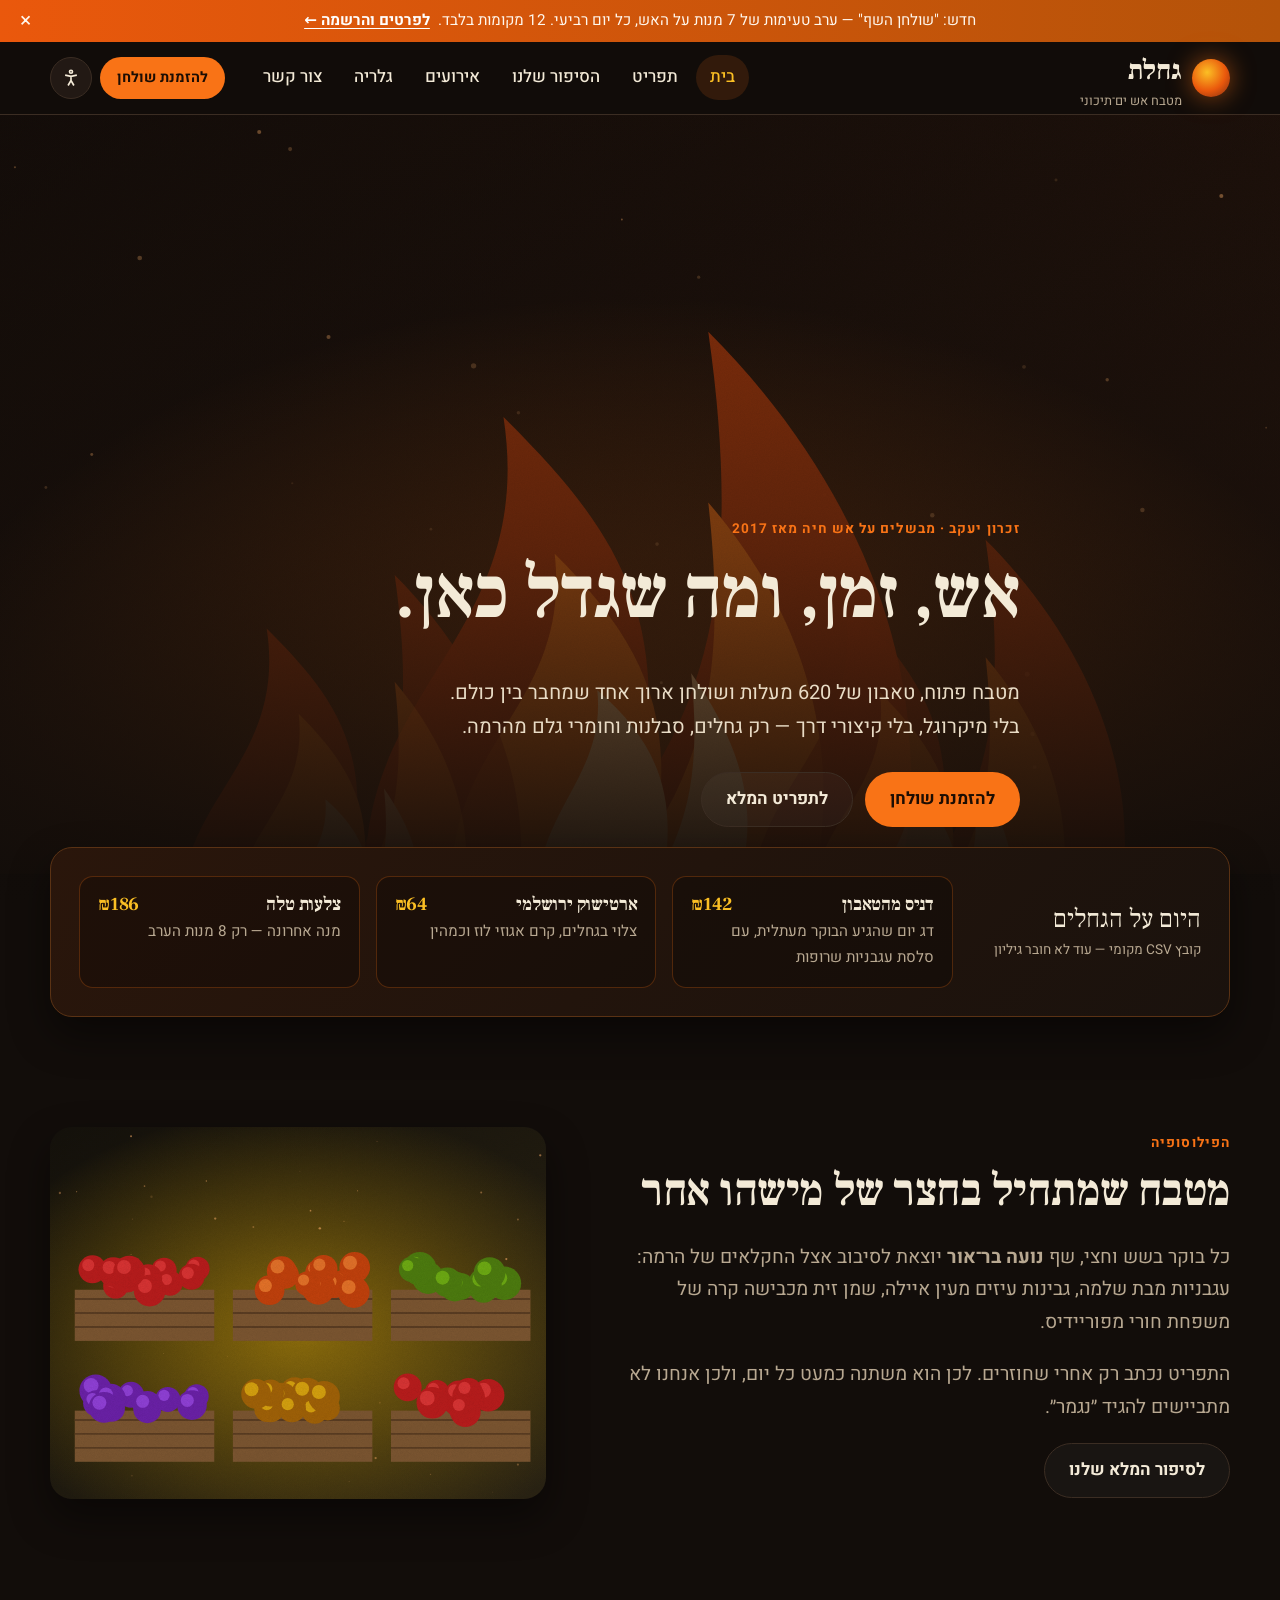
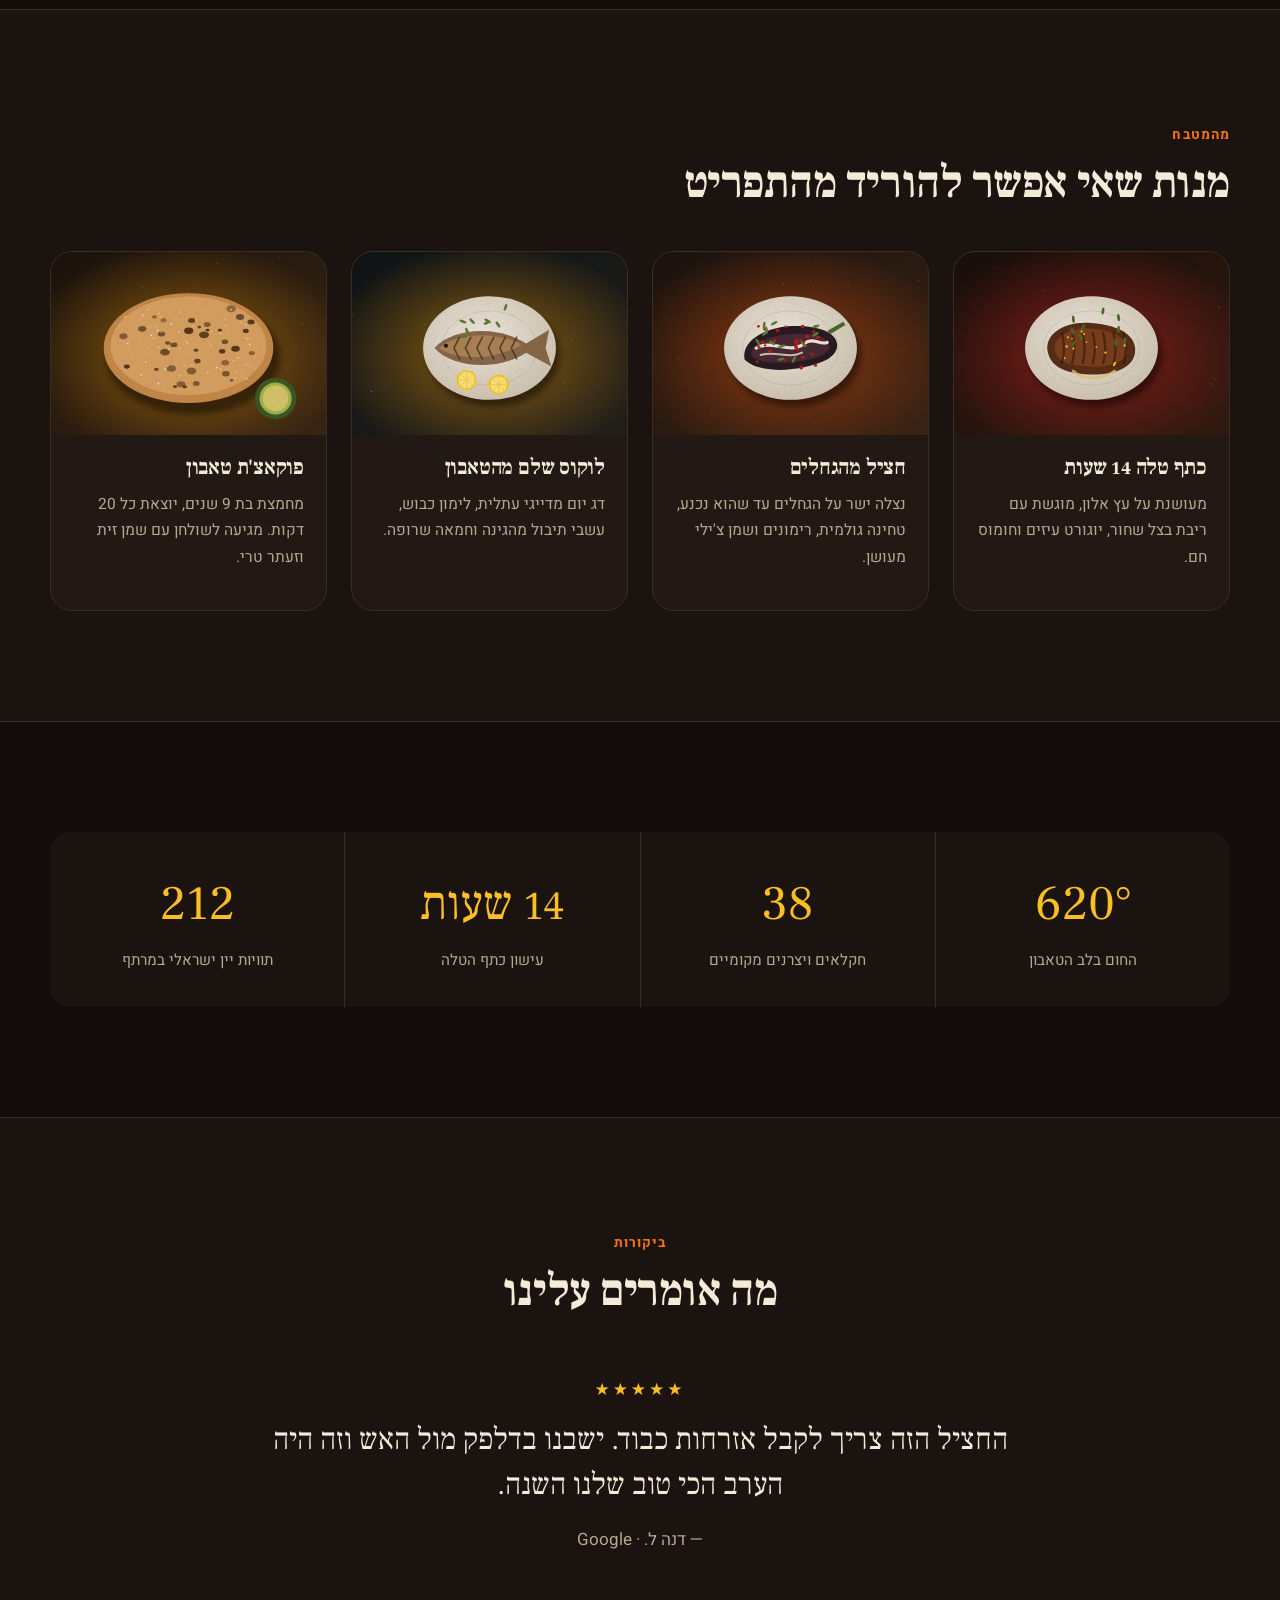
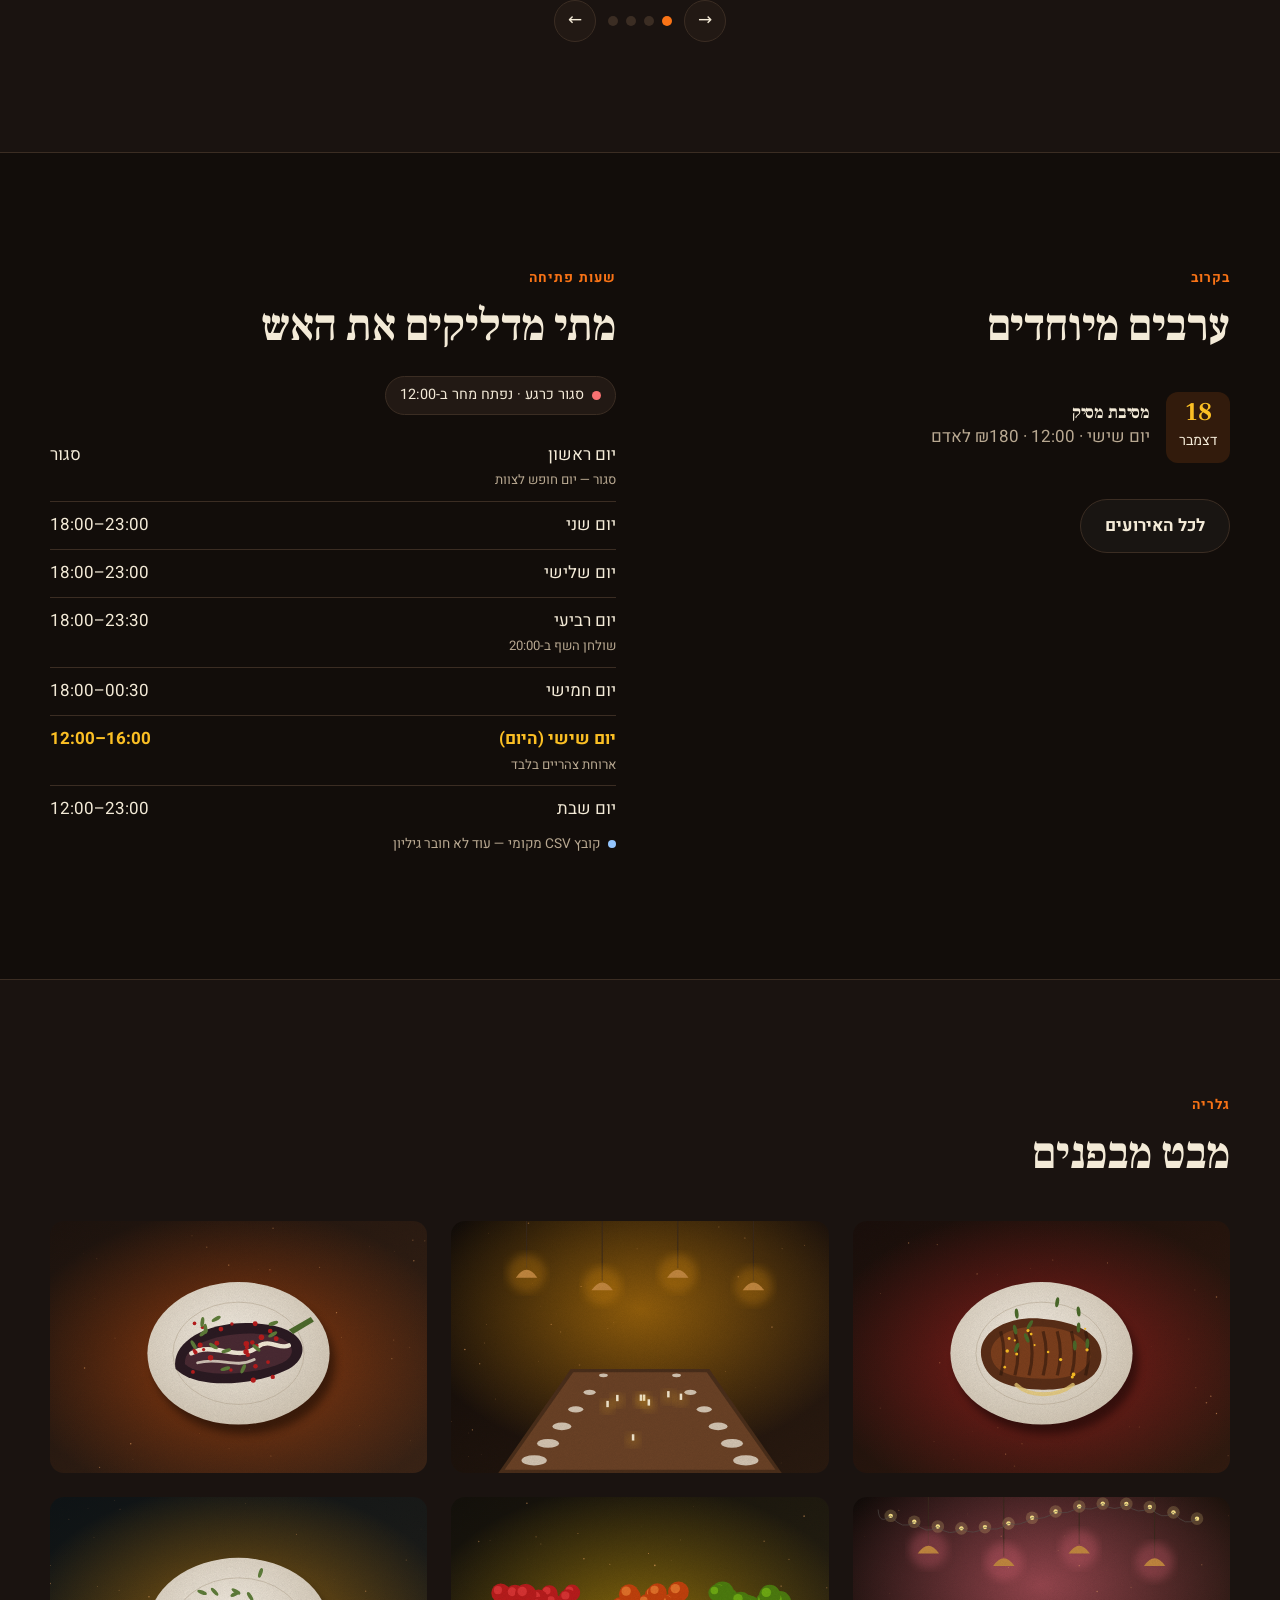
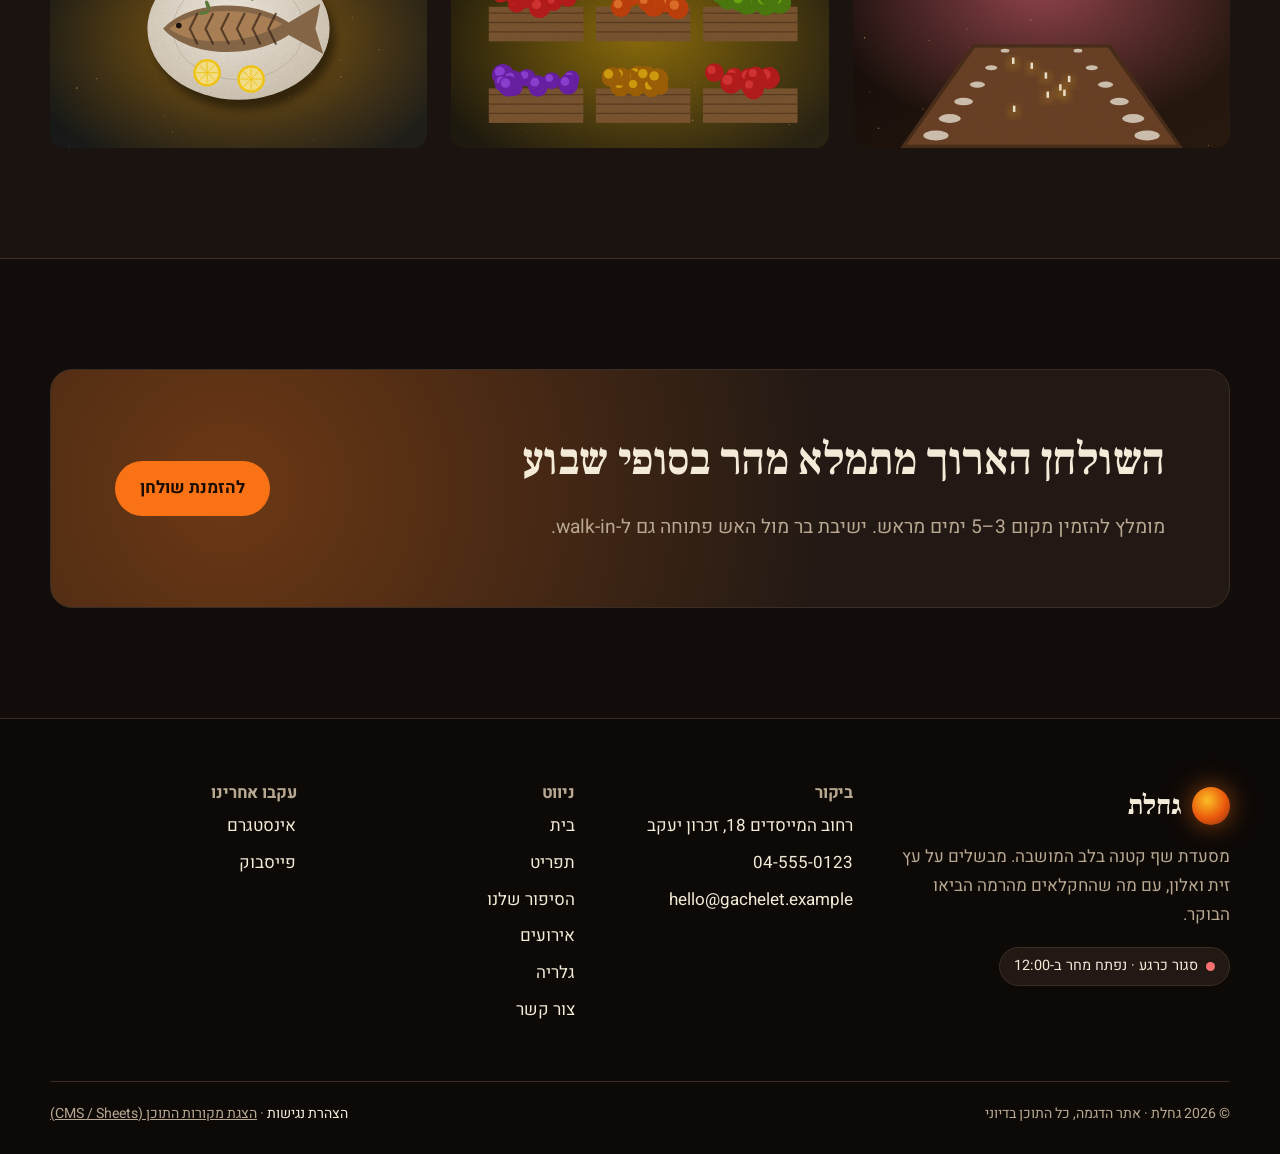
<file: index.html>
<!doctype html>
<html lang="he" dir="rtl">
<head>
  <meta charset="utf-8">
  <meta name="viewport" content="width=device-width, initial-scale=1">
  <title>גחלת · מטבח אש ים־תיכוני בזכרון יעקב</title>
  <meta name="description" content="מסעדת שף בזכרון יעקב שמבשלת רק על אש חיה — טאבון, גריל ומעשנה, עם חומרי גלם מחקלאים מקומיים.">
  <meta property="og:title" content="גחלת · מטבח אש ים־תיכוני">
  <meta property="og:image" content="images/uploads/hero.svg">
  <link rel="icon" href="images/favicon.svg" type="image/svg+xml">
  <link rel="preconnect" href="https://fonts.googleapis.com">
  <link rel="preconnect" href="https://fonts.gstatic.com" crossorigin>
  <link rel="stylesheet" href="https://fonts.googleapis.com/css2?family=Frank+Ruhl+Libre:wght@400;700;900&family=Heebo:wght@400;500;700&display=swap">
  <link rel="stylesheet" href="css/style.css">
  <script type="module" src="js/pages/home.js"></script>
  <!-- נתונים מובנים לגוגל (SEO מקומי). מעדכנים ידנית או בעתיד דרך build. -->
  <script type="application/ld+json">
  {
    "@context": "https://schema.org",
    "@type": "Restaurant",
    "name": "גחלת",
    "servesCuisine": ["ים תיכוני", "ישראלי"],
    "priceRange": "₪₪₪",
    "telephone": "+972-4-555-0123",
    "address": { "@type": "PostalAddress", "streetAddress": "רחוב המייסדים 18", "addressLocality": "זכרון יעקב", "addressCountry": "IL" },
    "geo": { "@type": "GeoCoordinates", "latitude": 32.5712, "longitude": 34.9526 },
    "menu": "menu.html",
    "acceptsReservations": true
  }
  </script>
</head>
<body data-page="home">
  <a class="skip-link" href="#main">דילוג לתוכן הראשי</a>
  <div id="site-header"></div>

  <main id="main">
    <!-- Hero — Pages CMS: content/home.json › hero -->
    <section class="hero" id="hero" data-source="cms:home.json › hero">
      <div class="hero__media"><img id="hero-img" src="images/uploads/hero.svg" alt="" fetchpriority="high"></div>
      <div class="container hero__content">
        <span class="eyebrow" id="hero-eyebrow"></span>
        <h1 id="hero-title">גחלת</h1>
        <p id="hero-subtitle"></p>
        <div class="hero__actions">
          <a class="btn btn--primary" href="contact.html" id="hero-cta1">להזמנת שולחן</a>
          <a class="btn btn--ghost" href="menu.html" id="hero-cta2">לתפריט המלא</a>
        </div>
      </div>
    </section>

    <!-- Today's specials — Google Sheets: לשונית "מנות היום" -->
    <div class="container">
      <section class="specials" aria-labelledby="specials-title" data-source="sheets:מנות היום">
        <div>
          <div class="specials__title" id="specials-title">היום על הגחלים<small id="specials-note">טוען מהלוח…</small></div>
        </div>
        <div class="specials__list" id="specials-list">
          <div class="special skeleton" style="height:90px"></div>
          <div class="special skeleton" style="height:90px"></div>
          <div class="special skeleton" style="height:90px"></div>
        </div>
      </section>
    </div>

    <!-- Intro — Pages CMS: content/home.json › intro -->
    <section class="section">
      <div class="container split reveal" data-source="cms:home.json › intro">
        <div>
          <span class="eyebrow" id="intro-eyebrow"></span>
          <h2 id="intro-title"></h2>
          <div class="rich-text lead" id="intro-body"></div>
          <a class="btn btn--ghost" href="about.html" id="intro-link" style="margin-top:20px">לסיפור המלא שלנו</a>
        </div>
        <div class="split__media" id="intro-media"></div>
      </div>
    </section>

    <!-- Signature dishes — Pages CMS: list -->
    <section class="section section--alt">
      <div class="container">
        <div class="section__head reveal">
          <span class="eyebrow">מהמטבח</span>
          <h2 id="signature-title">המנות שלנו</h2>
        </div>
        <div class="grid grid--4" id="signature-grid" data-source="cms:home.json › signature[]"></div>
      </div>
    </section>

    <!-- Stats — Pages CMS -->
    <section class="section">
      <div class="container">
        <div class="stats reveal" id="stats" data-source="cms:home.json › stats[]"></div>
      </div>
    </section>

    <!-- Testimonials — Pages CMS: content/testimonials.json -->
    <section class="section section--alt" aria-labelledby="testimonials-title">
      <div class="container">
        <div class="section__head section__head--center">
          <span class="eyebrow">ביקורות</span>
          <h2 id="testimonials-title">מה אומרים עלינו</h2>
        </div>
        <div class="slider reveal" id="testimonials" data-source="cms:testimonials.json" aria-roledescription="קרוסלה"></div>
      </div>
    </section>

    <!-- Events (CMS) + Hours (Sheets) -->
    <section class="section">
      <div class="container grid grid--2" style="gap:48px">
        <div class="reveal" data-source="cms:events.json › events[]">
          <span class="eyebrow">בקרוב</span>
          <h2>ערבים מיוחדים</h2>
          <div id="events-mini"></div>
          <a class="btn btn--ghost" href="events.html" style="margin-top:20px">לכל האירועים</a>
        </div>
        <div class="reveal" data-source="sheets:שעות פתיחה">
          <span class="eyebrow">שעות פתיחה</span>
          <h2>מתי מדליקים את האש</h2>
          <p><span class="status-pill" id="home-status">בודקים…</span></p>
          <ul class="hours" id="home-hours"></ul>
          <p class="data-note" id="hours-note"></p>
        </div>
      </div>
    </section>

    <!-- Gallery strip — Pages CMS: content/gallery.json -->
    <section class="section section--alt">
      <div class="container">
        <div class="section__head reveal">
          <span class="eyebrow">גלריה</span>
          <h2>מבט מבפנים</h2>
        </div>
        <div class="grid grid--3" id="gallery-strip" data-source="cms:gallery.json › images[]"></div>
      </div>
    </section>

    <section class="section">
      <div class="container">
        <div class="cta-band reveal" data-source="cms:home.json › cta">
          <div>
            <h2 id="cta-title"></h2>
            <p class="lead" id="cta-text" style="margin:0"></p>
          </div>
          <a class="btn btn--primary" href="contact.html" id="cta-btn">להזמנת שולחן</a>
        </div>
      </div>
    </section>
  </main>

  <div id="site-footer"></div>
</body>
</html>
</file>
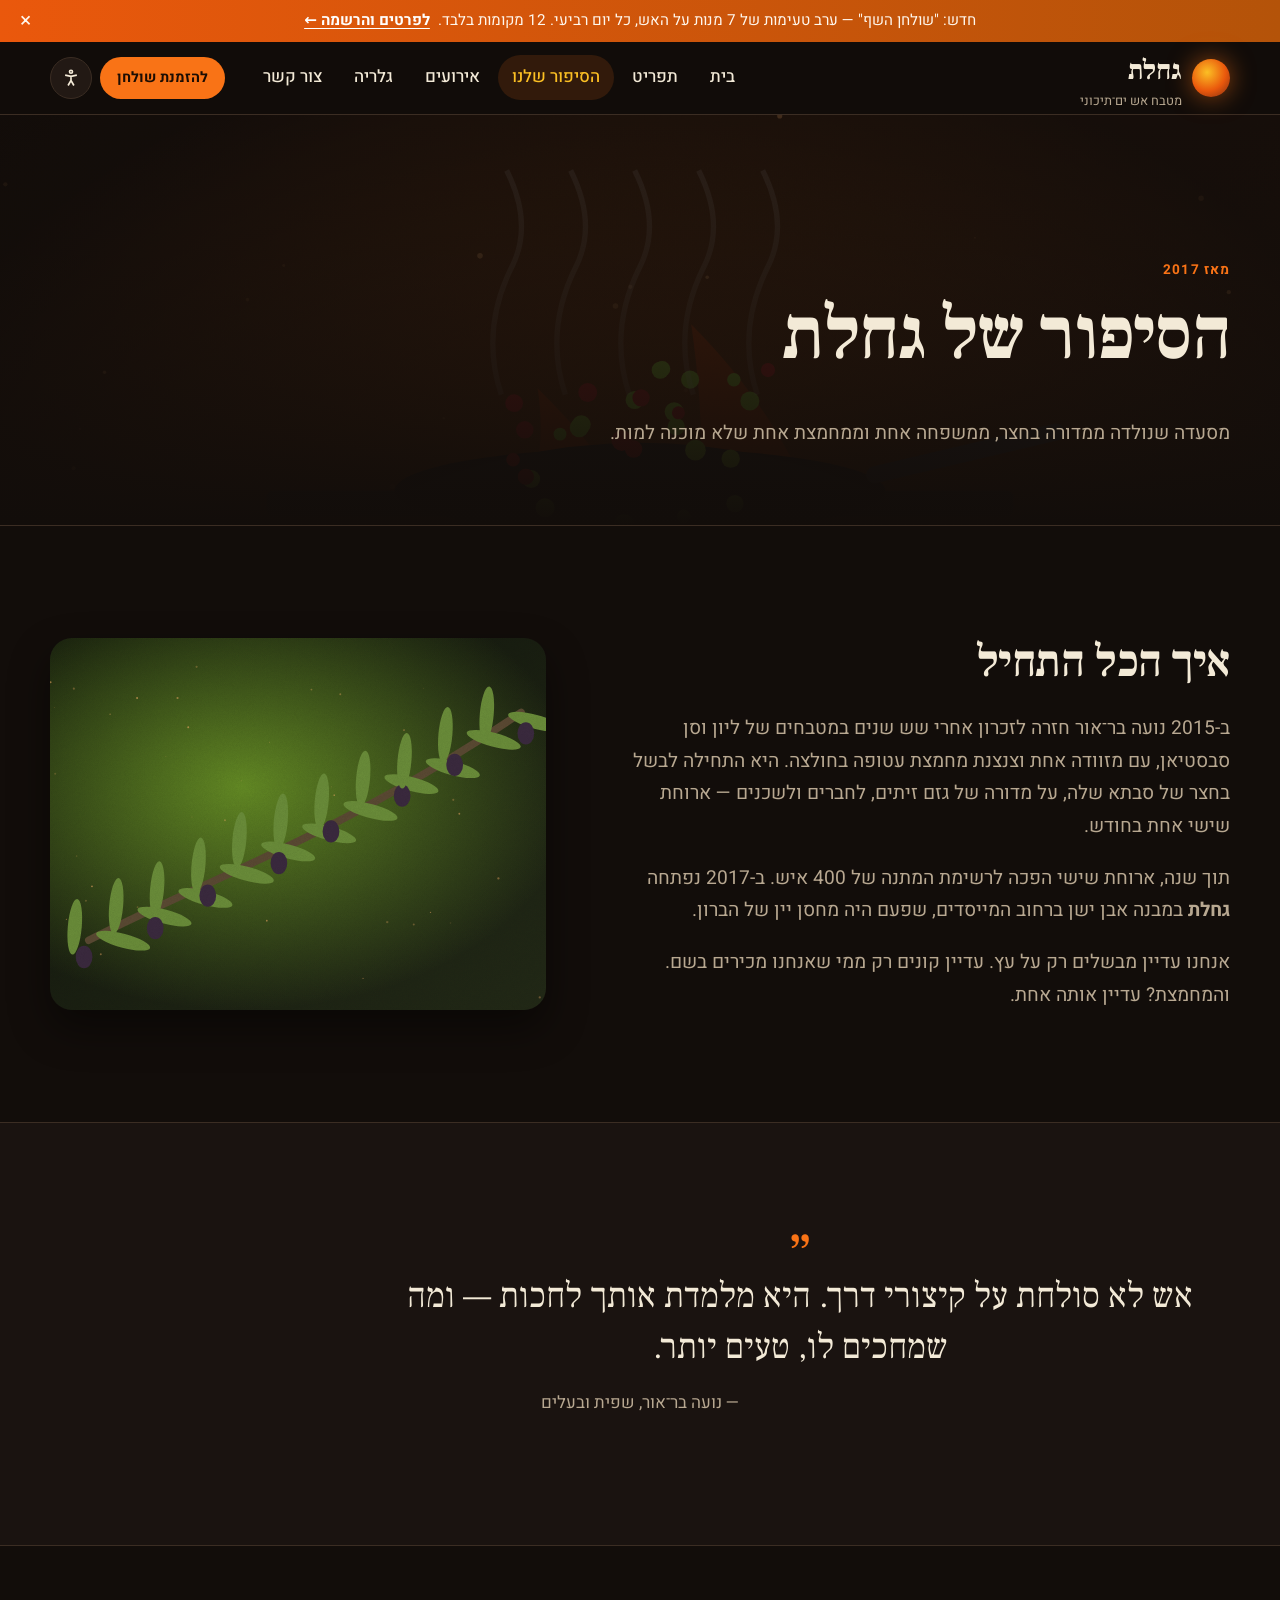
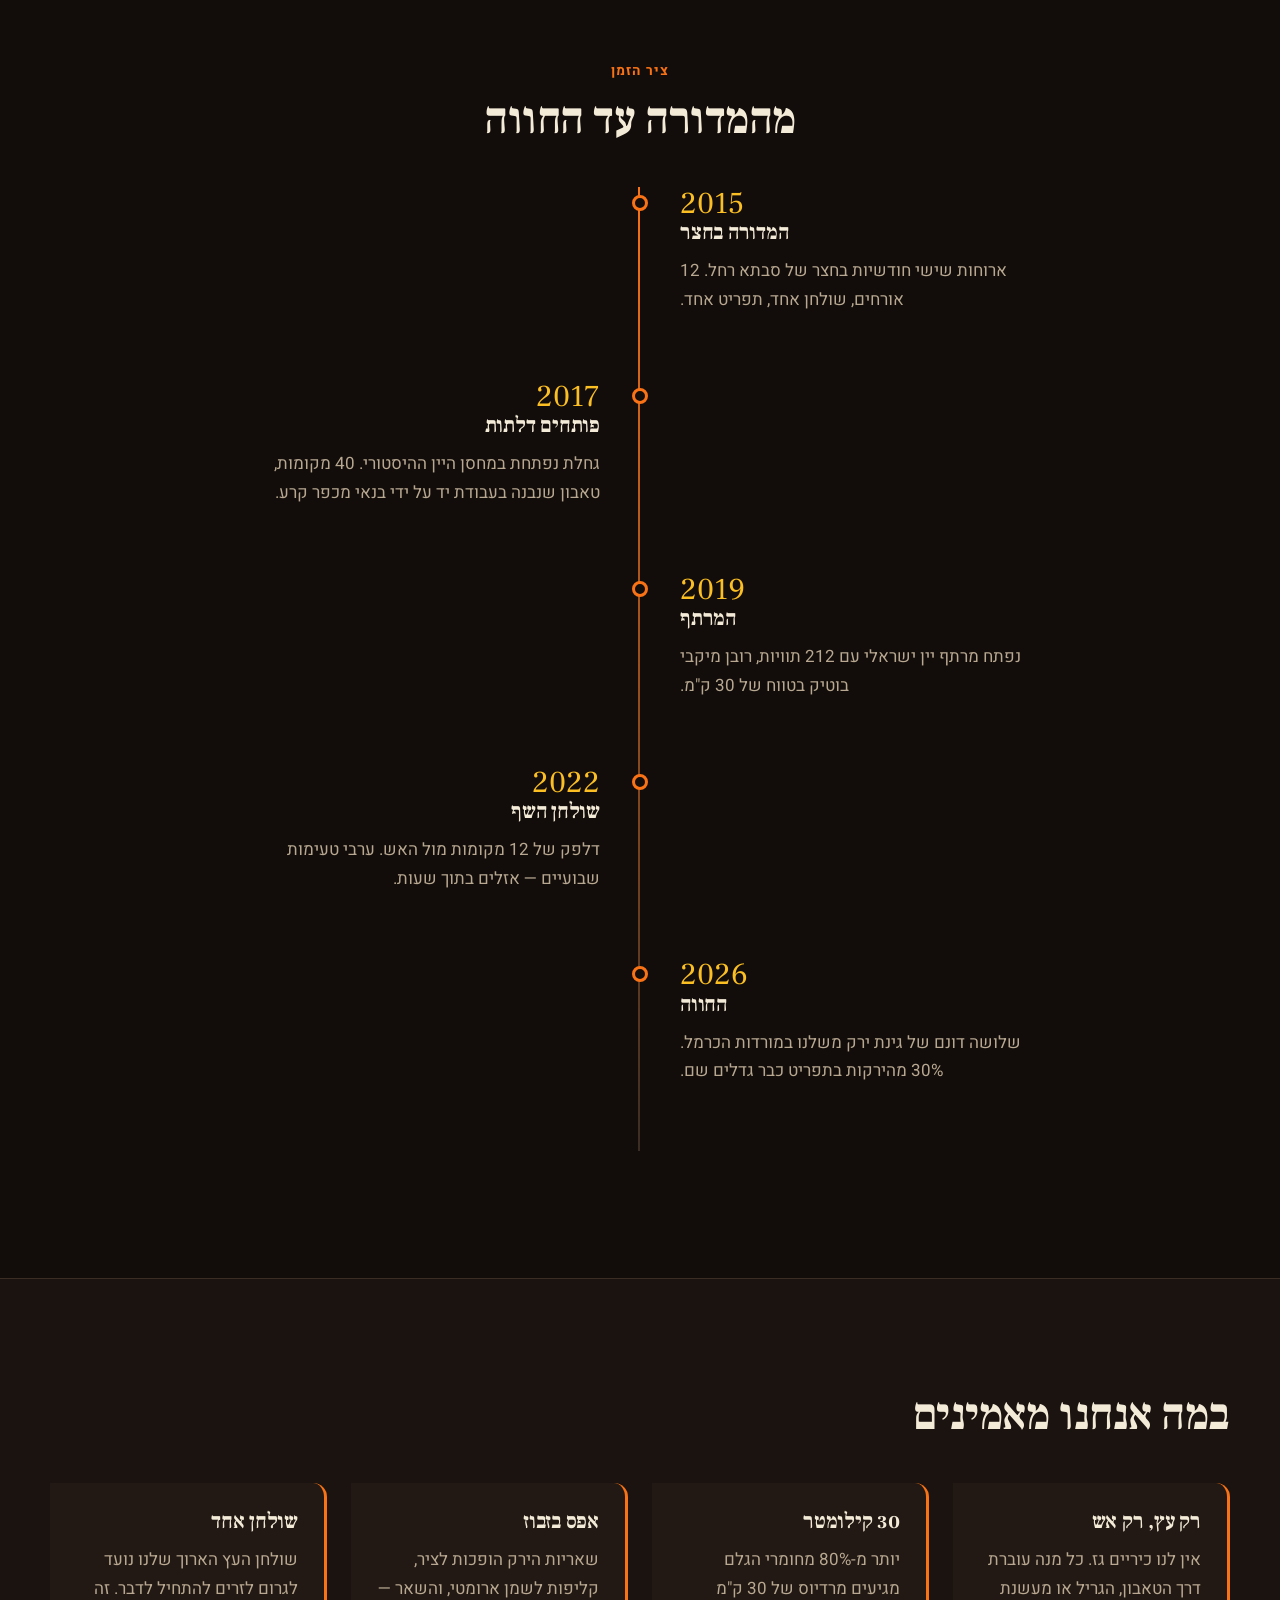
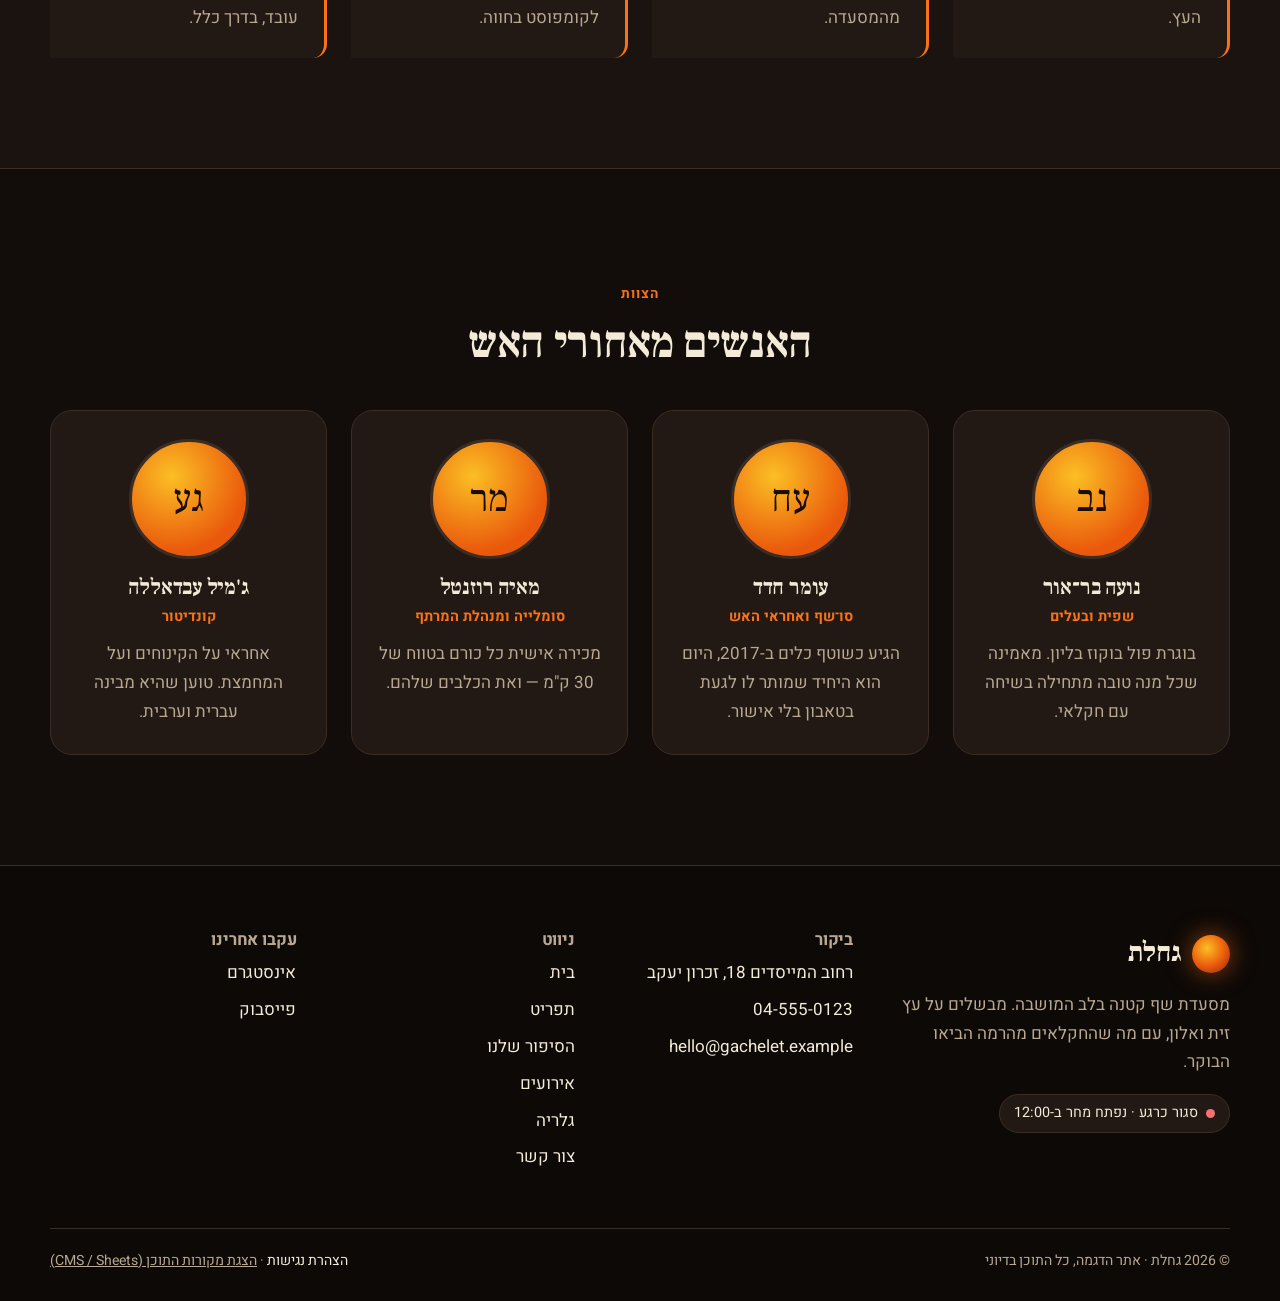
<file: about.html>
<!doctype html>
<html lang="he" dir="rtl">
<head>
  <meta charset="utf-8">
  <meta name="viewport" content="width=device-width, initial-scale=1">
  <title>הסיפור שלנו · גחלת</title>
  <meta name="description" content="איך מדורה בחצר הפכה למסעדת אש בזכרון יעקב — הסיפור, הערכים והצוות של גחלת.">
  <link rel="icon" href="images/favicon.svg" type="image/svg+xml">
  <link rel="preconnect" href="https://fonts.googleapis.com">
  <link rel="preconnect" href="https://fonts.gstatic.com" crossorigin>
  <link rel="stylesheet" href="https://fonts.googleapis.com/css2?family=Frank+Ruhl+Libre:wght@400;700;900&family=Heebo:wght@400;500;700&display=swap">
  <link rel="stylesheet" href="css/style.css">
  <script type="module" src="js/pages/about.js"></script>
</head>
<body data-page="about">
  <a class="skip-link" href="#main">דילוג לתוכן הראשי</a>
  <div id="site-header"></div>

  <main id="main">
    <section class="page-hero" data-source="cms:about.json › hero">
      <div class="page-hero__bg"><img id="about-hero-img" src="images/uploads/chef-fire.svg" alt=""></div>
      <div class="container">
        <span class="eyebrow">מאז 2017</span>
        <h1 id="about-hero-title">הסיפור שלנו</h1>
        <p class="lead" id="about-hero-subtitle"></p>
      </div>
    </section>

    <section class="section">
      <div class="container split reveal" data-source="cms:about.json › story">
        <div>
          <h2 id="story-title"></h2>
          <div class="rich-text lead" id="story-body"></div>
        </div>
        <div class="split__media" id="story-media"></div>
      </div>
    </section>

    <section class="section section--alt">
      <div class="container reveal" data-source="cms:about.json › quote">
        <blockquote class="quote-block" id="quote" style="margin:0"></blockquote>
        <p class="muted" style="text-align:center;margin-top:16px" id="quote-author"></p>
      </div>
    </section>

    <section class="section">
      <div class="container">
        <div class="section__head section__head--center">
          <span class="eyebrow">ציר הזמן</span>
          <h2>מהמדורה עד החווה</h2>
        </div>
        <ol class="timeline" id="timeline" data-source="cms:about.json › timeline[]"></ol>
      </div>
    </section>

    <section class="section section--alt">
      <div class="container">
        <div class="section__head"><h2 id="values-title"></h2></div>
        <div class="grid grid--4" id="values" data-source="cms:about.json › values[]"></div>
      </div>
    </section>

    <section class="section">
      <div class="container">
        <div class="section__head section__head--center"><span class="eyebrow">הצוות</span><h2 id="team-title"></h2></div>
        <div class="grid grid--4" id="team" data-source="cms:about.json › team[]"></div>
      </div>
    </section>
  </main>

  <div id="site-footer"></div>
</body>
</html>
</file>
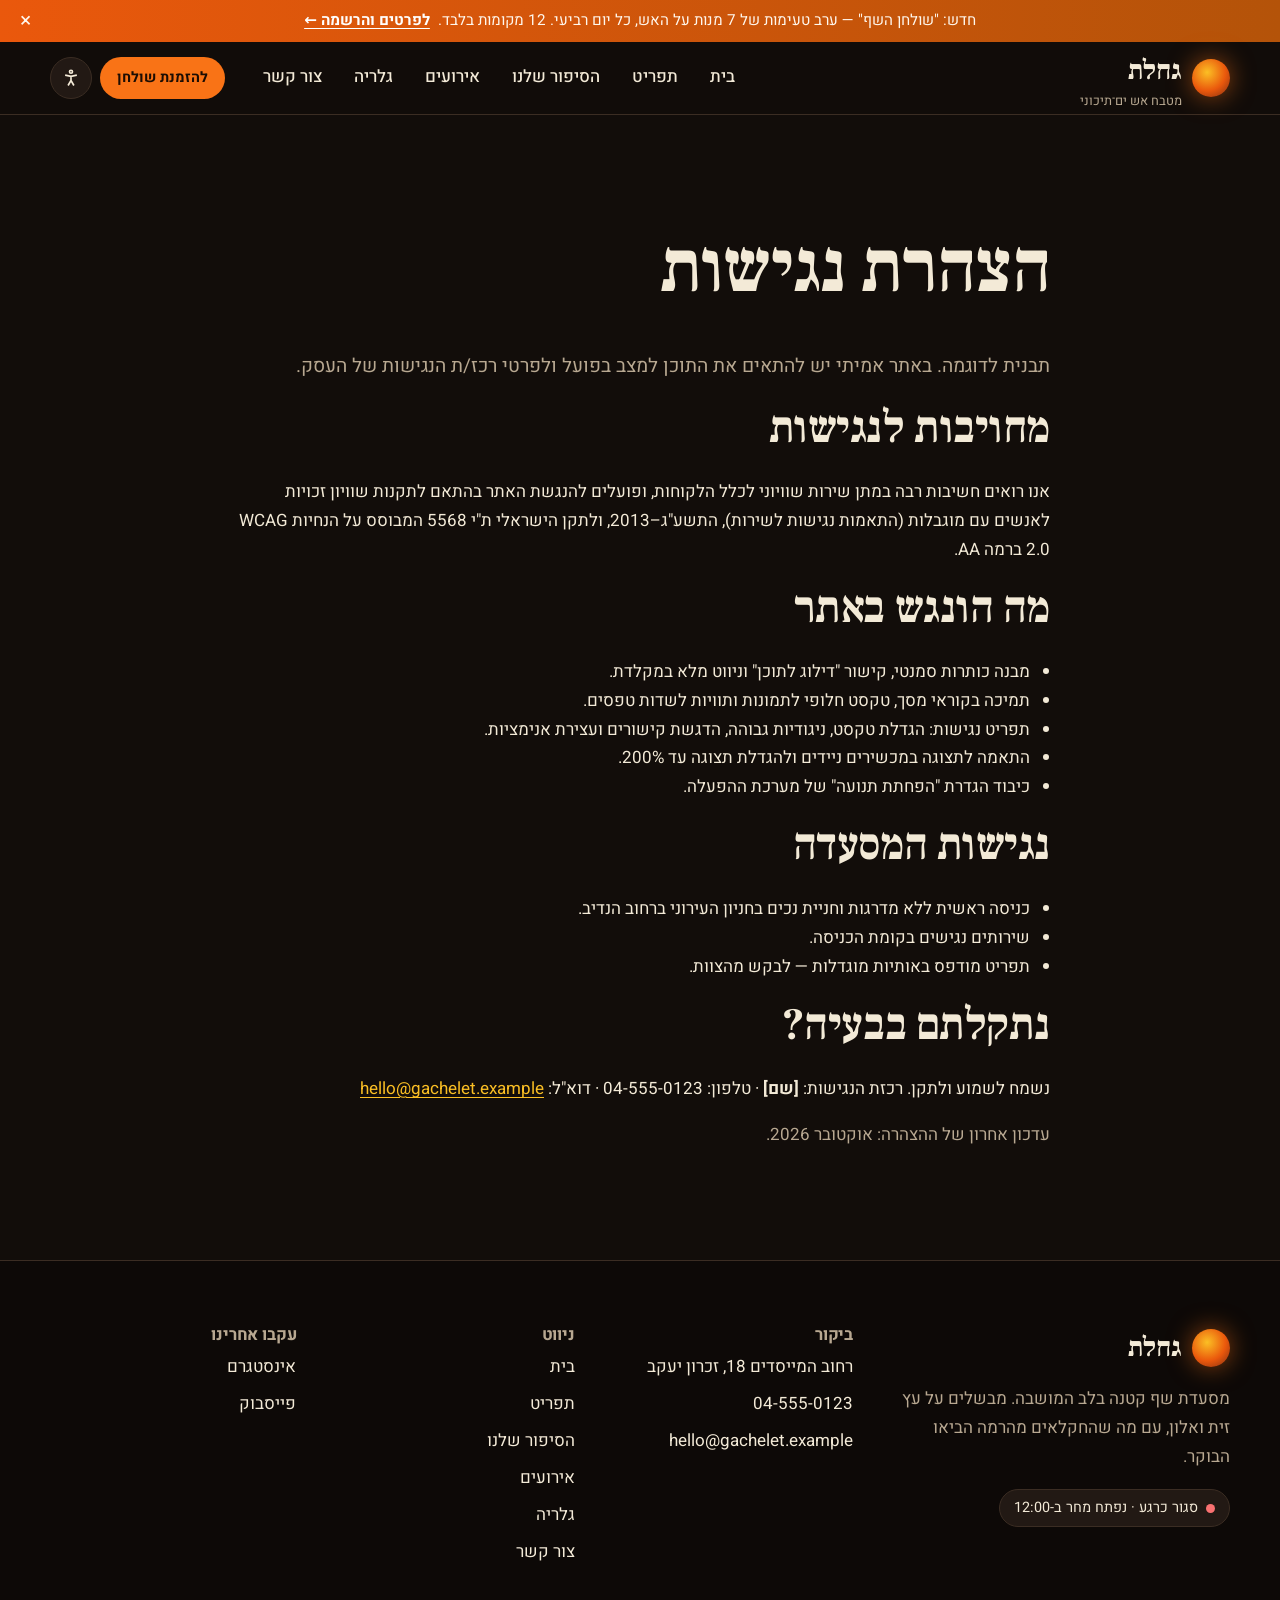
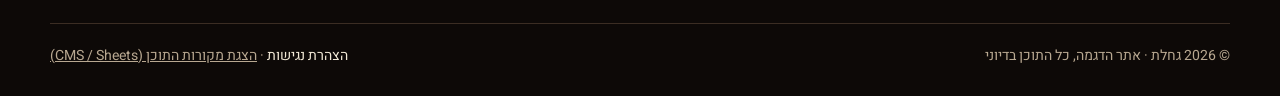
<file: accessibility.html>
<!doctype html>
<html lang="he" dir="rtl">
<head>
  <meta charset="utf-8">
  <meta name="viewport" content="width=device-width, initial-scale=1">
  <title>הצהרת נגישות · גחלת</title>
  <link rel="icon" href="images/favicon.svg" type="image/svg+xml">
  <link rel="preconnect" href="https://fonts.googleapis.com">
  <link rel="preconnect" href="https://fonts.gstatic.com" crossorigin>
  <link rel="stylesheet" href="https://fonts.googleapis.com/css2?family=Frank+Ruhl+Libre:wght@400;700;900&family=Heebo:wght@400;500;700&display=swap">
  <link rel="stylesheet" href="css/style.css">
  <script type="module">
    import { initLayout } from "./js/lib/layout.js";
    initLayout();
  </script>
</head>
<body data-page="accessibility">
  <a class="skip-link" href="#main">דילוג לתוכן הראשי</a>
  <div id="site-header"></div>

  <main id="main" class="section">
    <div class="container rich-text" style="max-width:820px">
      <h1>הצהרת נגישות</h1>
      <p class="lead">תבנית לדוגמה. באתר אמיתי יש להתאים את התוכן למצב בפועל ולפרטי רכז/ת הנגישות של העסק.</p>

      <h2>מחויבות לנגישות</h2>
      <p>אנו רואים חשיבות רבה במתן שירות שוויוני לכלל הלקוחות, ופועלים להנגשת האתר בהתאם לתקנות שוויון זכויות לאנשים עם מוגבלות (התאמות נגישות לשירות), התשע"ג–2013, ולתקן הישראלי ת"י 5568 המבוסס על הנחיות WCAG 2.0 ברמה AA.</p>

      <h2>מה הונגש באתר</h2>
      <ul>
        <li>מבנה כותרות סמנטי, קישור "דילוג לתוכן" וניווט מלא במקלדת.</li>
        <li>תמיכה בקוראי מסך, טקסט חלופי לתמונות ותוויות לשדות טפסים.</li>
        <li>תפריט נגישות: הגדלת טקסט, ניגודיות גבוהה, הדגשת קישורים ועצירת אנימציות.</li>
        <li>התאמה לתצוגה במכשירים ניידים ולהגדלת תצוגה עד 200%.</li>
        <li>כיבוד הגדרת "הפחתת תנועה" של מערכת ההפעלה.</li>
      </ul>

      <h2>נגישות המסעדה</h2>
      <ul>
        <li>כניסה ראשית ללא מדרגות וחניית נכים בחניון העירוני ברחוב הנדיב.</li>
        <li>שירותים נגישים בקומת הכניסה.</li>
        <li>תפריט מודפס באותיות מוגדלות — לבקש מהצוות.</li>
      </ul>

      <h2>נתקלתם בבעיה?</h2>
      <p>נשמח לשמוע ולתקן. רכזת הנגישות: <strong>[שם]</strong> · טלפון: <span dir="ltr">04-555-0123</span> · דוא"ל: <a href="mailto:hello@gachelet.example">hello@gachelet.example</a></p>
      <p class="muted">עדכון אחרון של ההצהרה: אוקטובר 2026.</p>
    </div>
  </main>

  <div id="site-footer"></div>
</body>
</html>
</file>
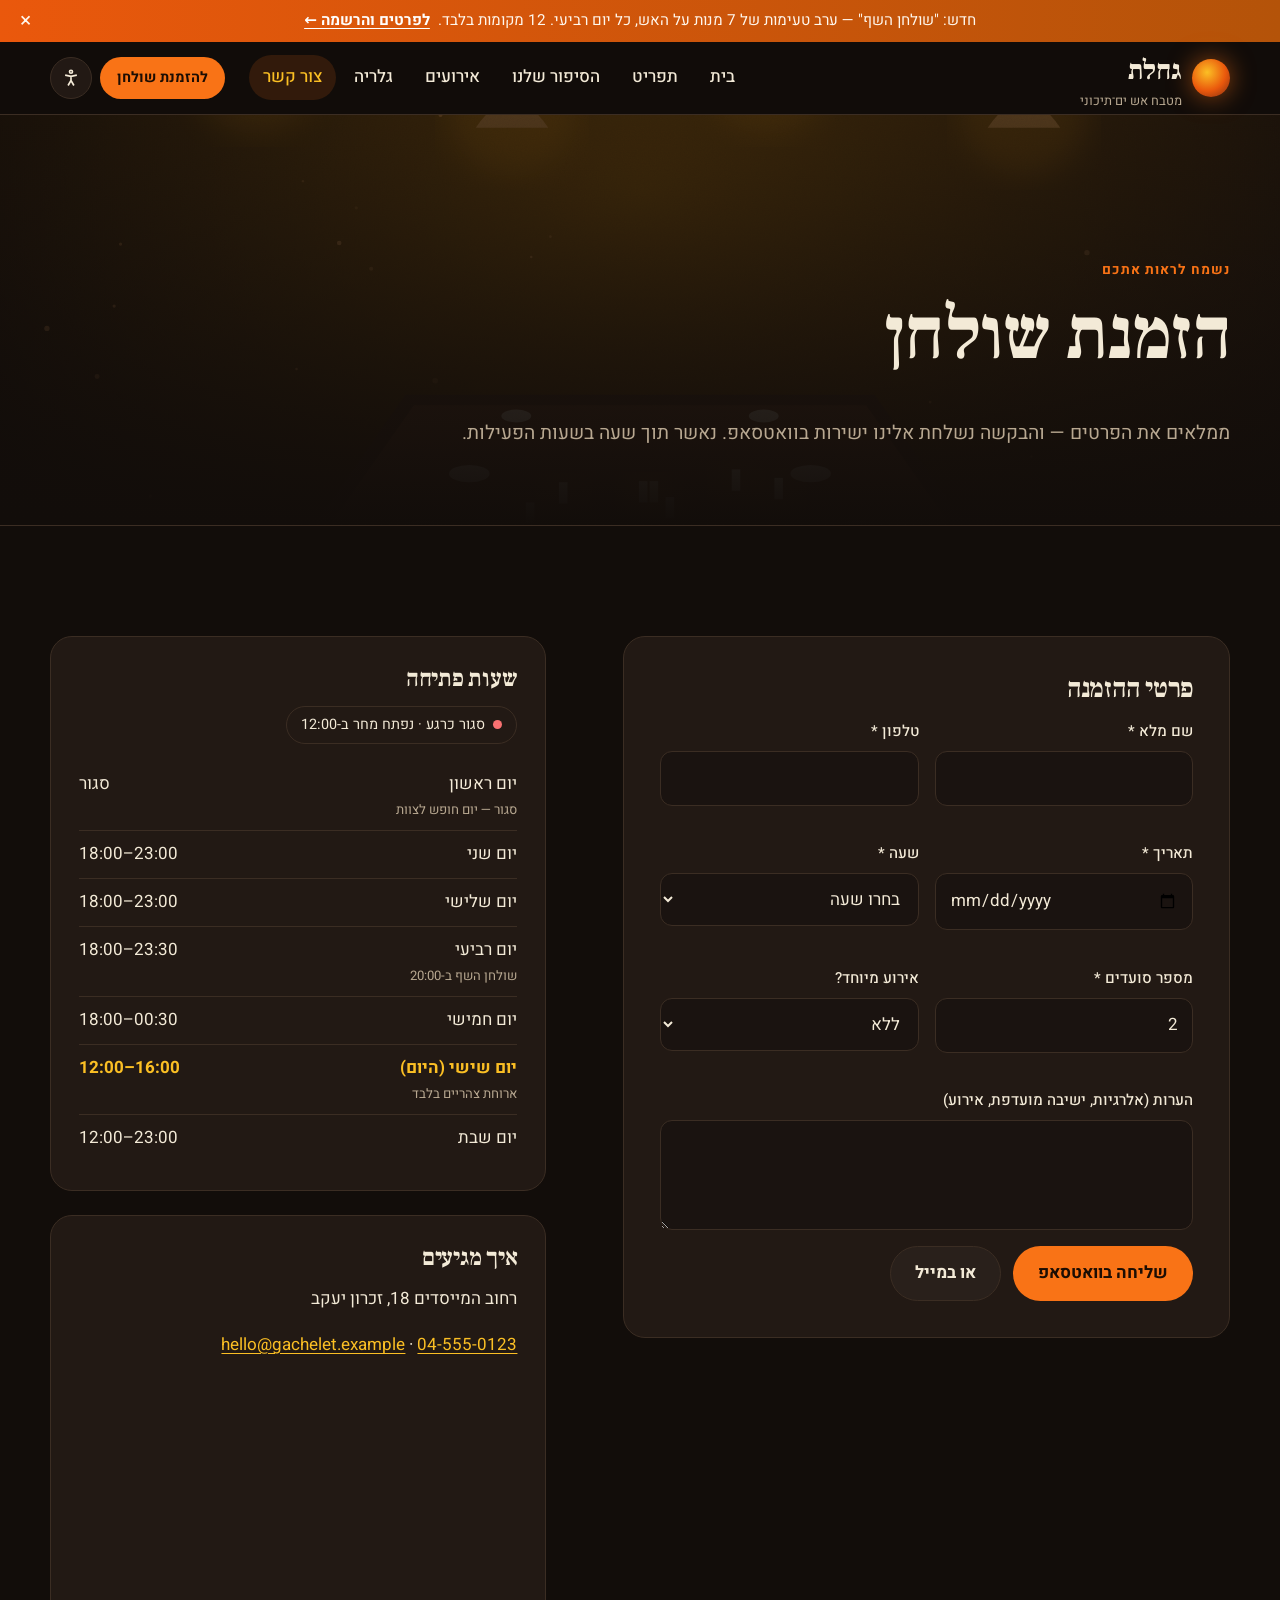
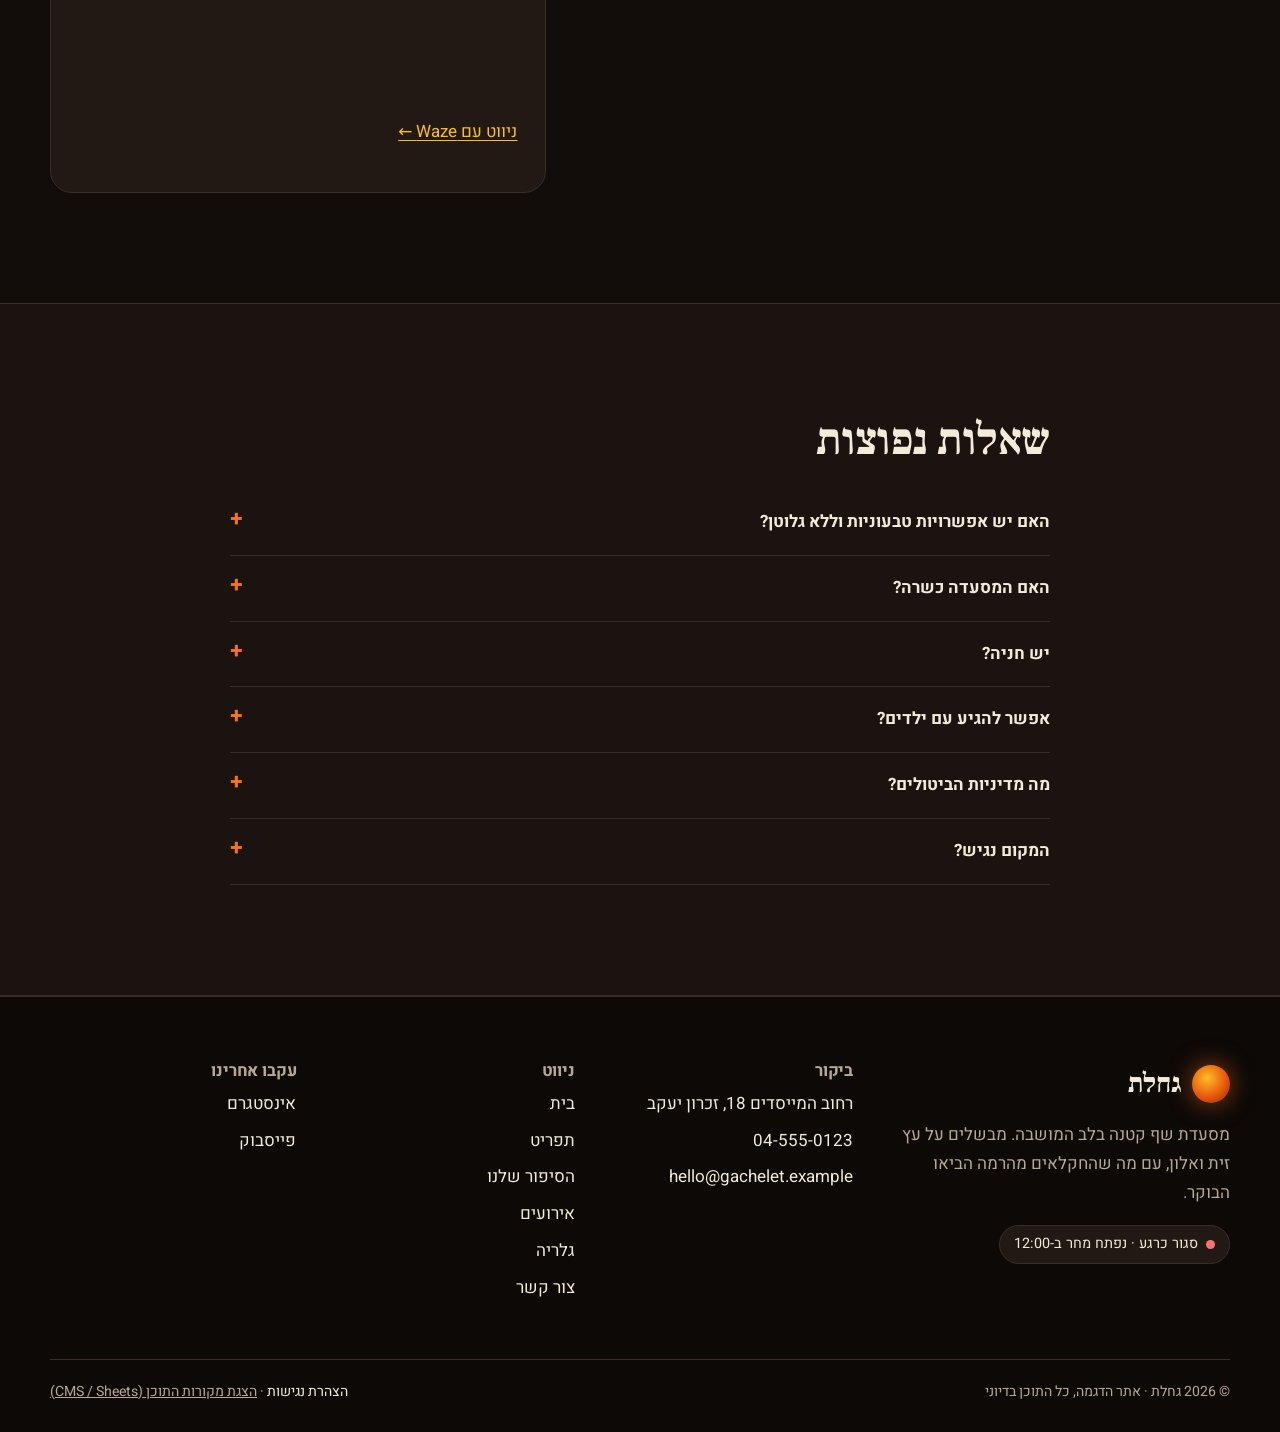
<file: contact.html>
<!doctype html>
<html lang="he" dir="rtl">
<head>
  <meta charset="utf-8">
  <meta name="viewport" content="width=device-width, initial-scale=1">
  <title>הזמנת שולחן וצור קשר · גחלת</title>
  <meta name="description" content="הזמנת שולחן במסעדת גחלת, שעות פתיחה, הגעה ושאלות נפוצות.">
  <link rel="icon" href="images/favicon.svg" type="image/svg+xml">
  <link rel="preconnect" href="https://fonts.googleapis.com">
  <link rel="preconnect" href="https://fonts.gstatic.com" crossorigin>
  <link rel="stylesheet" href="https://fonts.googleapis.com/css2?family=Frank+Ruhl+Libre:wght@400;700;900&family=Heebo:wght@400;500;700&display=swap">
  <link rel="stylesheet" href="css/style.css">
  <script type="module" src="js/pages/contact.js"></script>
</head>
<body data-page="contact">
  <a class="skip-link" href="#main">דילוג לתוכן הראשי</a>
  <div id="site-header"></div>

  <main id="main">
    <section class="page-hero">
      <div class="page-hero__bg"><img src="images/uploads/interior.svg" alt=""></div>
      <div class="container">
        <span class="eyebrow">נשמח לראות אתכם</span>
        <h1>הזמנת שולחן</h1>
        <p class="lead">ממלאים את הפרטים — והבקשה נשלחת אלינו ישירות בוואטסאפ. נאשר תוך שעה בשעות הפעילות.</p>
      </div>
    </section>

    <section class="section">
      <div class="container split" style="align-items:start">
        <div class="card" style="padding:clamp(20px,4vw,36px)">
          <h2 style="font-size:1.7rem">פרטי ההזמנה</h2>
          <form class="form" id="reservation" novalidate>
            <div class="field">
              <label for="r-name">שם מלא *</label>
              <input id="r-name" name="name" autocomplete="name" required>
              <span class="field__error" aria-live="polite"></span>
            </div>
            <div class="field">
              <label for="r-phone">טלפון *</label>
              <input id="r-phone" name="phone" type="tel" inputmode="tel" autocomplete="tel" dir="ltr" required pattern="0[0-9\-\s]{8,11}">
              <span class="field__error" aria-live="polite"></span>
            </div>
            <div class="field">
              <label for="r-date">תאריך *</label>
              <input id="r-date" name="date" type="date" required>
              <span class="field__error" aria-live="polite"></span>
            </div>
            <div class="field">
              <label for="r-time">שעה *</label>
              <select id="r-time" name="time" required></select>
              <span class="field__error" aria-live="polite"></span>
            </div>
            <div class="field">
              <label for="r-guests">מספר סועדים *</label>
              <input id="r-guests" name="guests" type="number" min="1" max="12" value="2" required>
              <span class="field__error" aria-live="polite"></span>
            </div>
            <div class="field">
              <label for="r-occasion">אירוע מיוחד?</label>
              <select id="r-occasion" name="occasion"></select>
            </div>
            <div class="field field--full">
              <label for="r-notes">הערות (אלרגיות, ישיבה מועדפת, אירוע)</label>
              <textarea id="r-notes" name="notes"></textarea>
            </div>
            <div class="form__actions">
              <button class="btn btn--primary" type="submit">שליחה בוואטסאפ</button>
              <button class="btn btn--ghost" type="button" id="send-email">או במייל</button>
              <span class="muted" id="form-status" role="status"></span>
            </div>
          </form>
        </div>

        <div>
          <div class="card" style="padding:28px;margin-bottom:24px" data-source="sheets:שעות פתיחה">
            <h2 style="font-size:1.5rem">שעות פתיחה</h2>
            <p><span class="status-pill" id="contact-status">…</span></p>
            <ul class="hours" id="contact-hours"></ul>
          </div>
          <div class="card" style="padding:28px" data-source="cms:settings.json">
            <h2 style="font-size:1.5rem">איך מגיעים</h2>
            <p id="contact-address"></p>
            <p><a id="contact-phone" dir="ltr"></a> · <a id="contact-email"></a></p>
            <iframe class="map-frame" id="map" title="מפת הגעה למסעדה" loading="lazy"></iframe>
            <p style="margin-top:12px"><a id="waze-link" target="_blank" rel="noopener">ניווט עם Waze ←</a></p>
          </div>
        </div>
      </div>
    </section>

    <section class="section section--alt">
      <div class="container" style="max-width:820px">
        <h2 id="faq-title">שאלות נפוצות</h2>
        <div class="faq" id="faq" data-source="cms:faq.json › items[]"></div>
      </div>
    </section>
  </main>

  <div id="site-footer"></div>
</body>
</html>
</file>
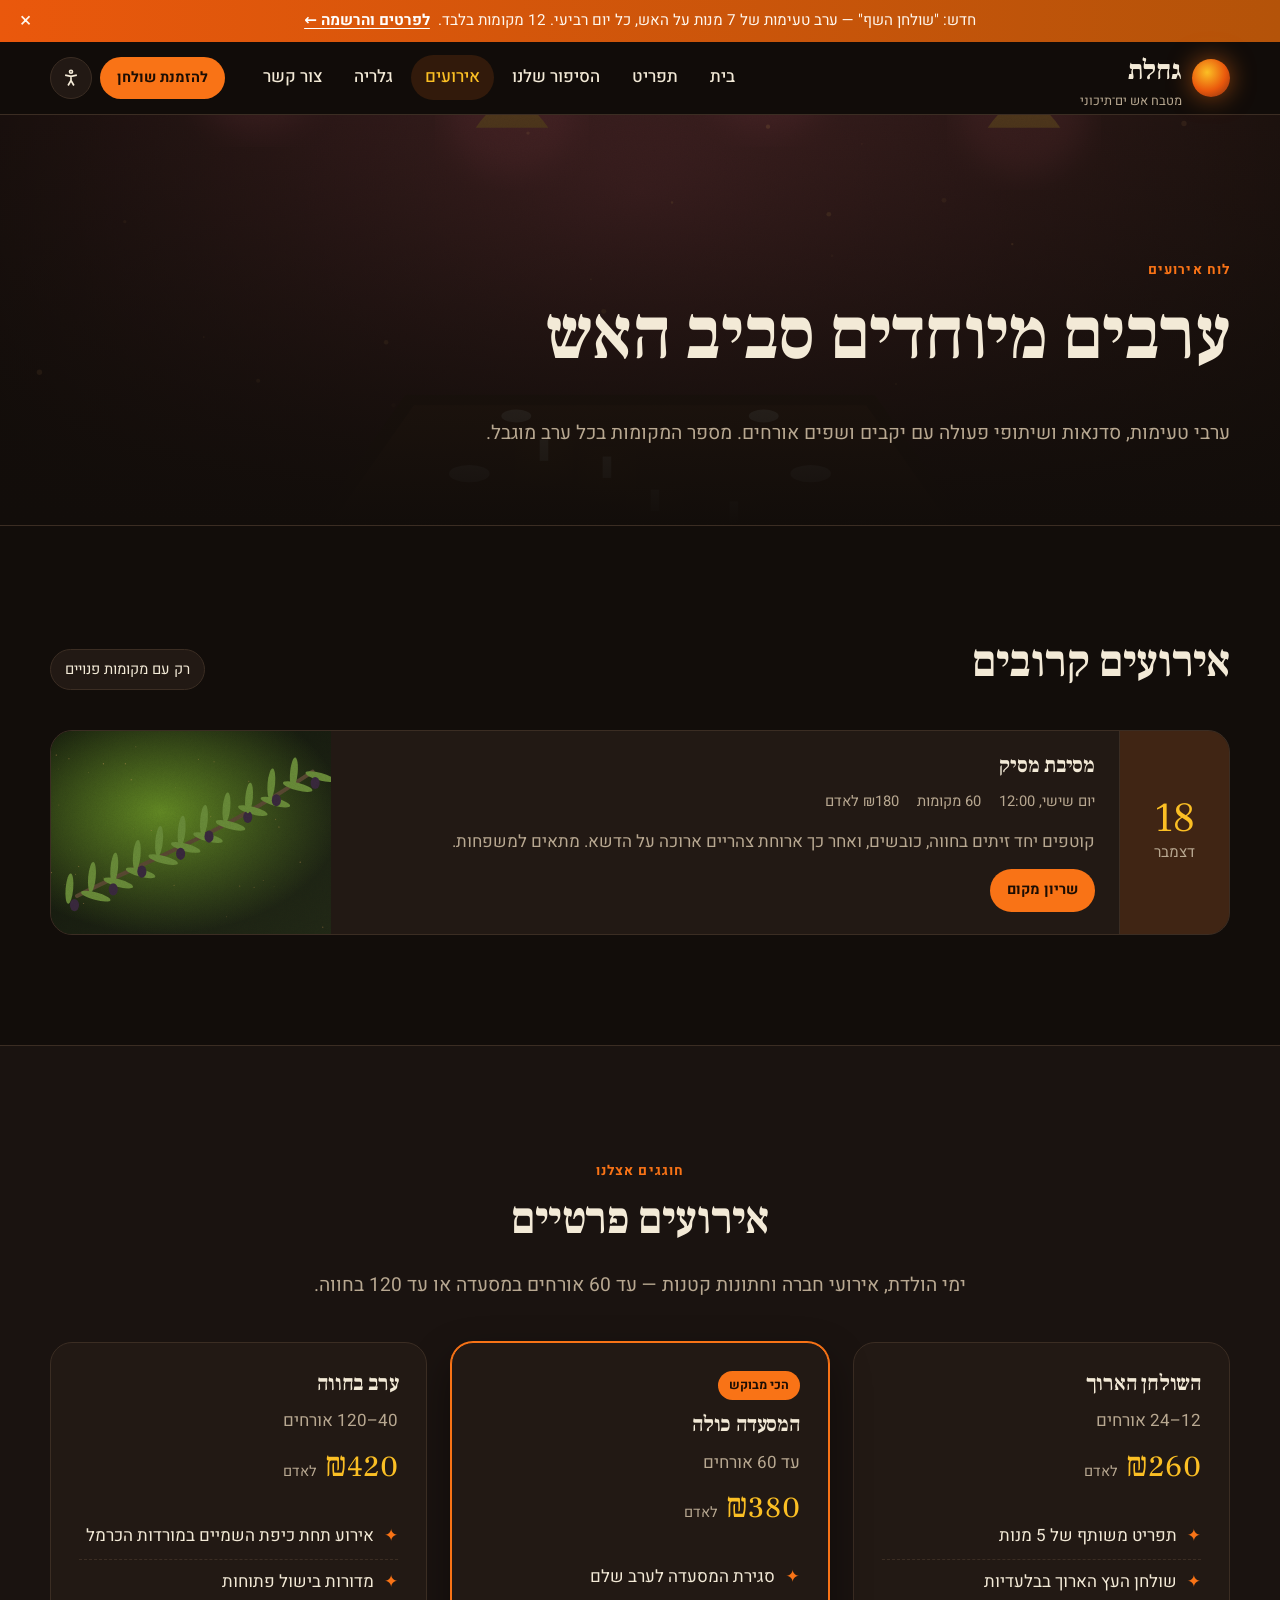
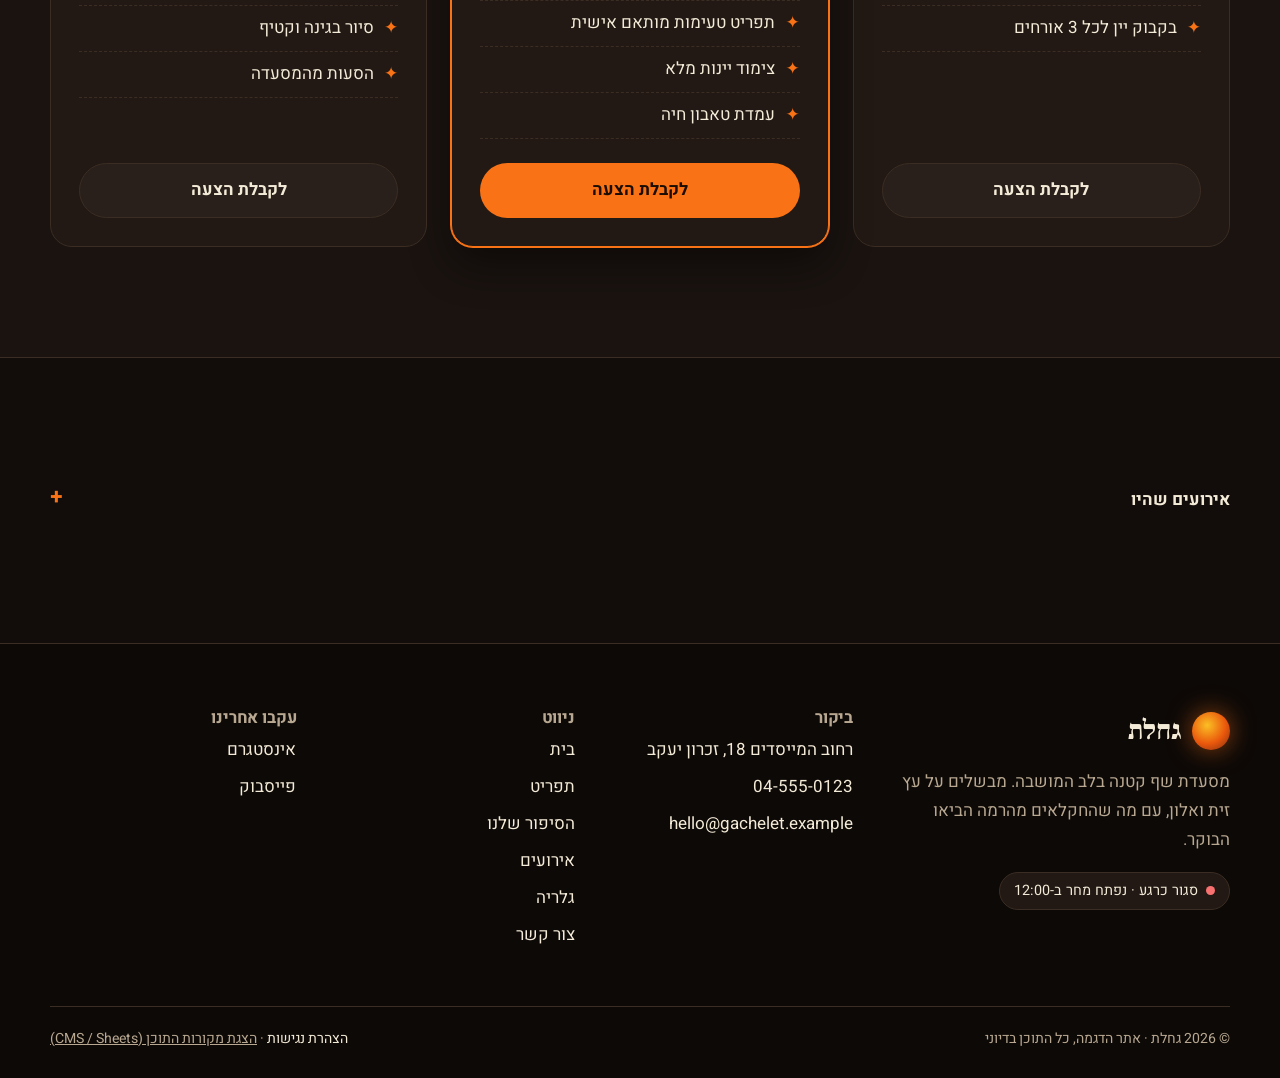
<file: events.html>
<!doctype html>
<html lang="he" dir="rtl">
<head>
  <meta charset="utf-8">
  <meta name="viewport" content="width=device-width, initial-scale=1">
  <title>אירועים · גחלת</title>
  <meta name="description" content="ערבי טעימות, ערבי יקב, סדנאות ואירועים פרטיים במסעדת גחלת ובחווה.">
  <link rel="icon" href="images/favicon.svg" type="image/svg+xml">
  <link rel="preconnect" href="https://fonts.googleapis.com">
  <link rel="preconnect" href="https://fonts.gstatic.com" crossorigin>
  <link rel="stylesheet" href="https://fonts.googleapis.com/css2?family=Frank+Ruhl+Libre:wght@400;700;900&family=Heebo:wght@400;500;700&display=swap">
  <link rel="stylesheet" href="css/style.css">
  <script type="module" src="js/pages/events.js"></script>
</head>
<body data-page="events">
  <a class="skip-link" href="#main">דילוג לתוכן הראשי</a>
  <div id="site-header"></div>

  <main id="main">
    <section class="page-hero" data-source="cms:events.json › hero">
      <div class="page-hero__bg"><img id="ev-hero-img" src="images/uploads/event-night.svg" alt=""></div>
      <div class="container">
        <span class="eyebrow">לוח אירועים</span>
        <h1 id="ev-hero-title">אירועים</h1>
        <p class="lead" id="ev-hero-subtitle"></p>
      </div>
    </section>

    <section class="section">
      <div class="container">
        <div class="section__head" style="display:flex;justify-content:space-between;align-items:end;gap:16px;max-width:none;flex-wrap:wrap">
          <h2 style="margin:0">אירועים קרובים</h2>
          <div class="chips" role="group" aria-label="תצוגה">
            <button class="chip" type="button" id="only-available" aria-pressed="false">רק עם מקומות פנויים</button>
          </div>
        </div>
        <div id="events-list" data-source="cms:events.json › events[]"></div>
      </div>
    </section>

    <section class="section section--alt">
      <div class="container">
        <div class="section__head section__head--center">
          <span class="eyebrow">חוגגים אצלנו</span>
          <h2 id="private-title"></h2>
          <p class="lead" id="private-text"></p>
        </div>
        <div class="grid grid--3" id="packages" data-source="cms:events.json › packages[]"></div>
      </div>
    </section>

    <section class="section">
      <div class="container">
        <details class="faq">
          <summary>אירועים שהיו</summary>
          <div id="past-events" style="padding-bottom:20px"></div>
        </details>
      </div>
    </section>
  </main>

  <div id="site-footer"></div>
</body>
</html>
</file>
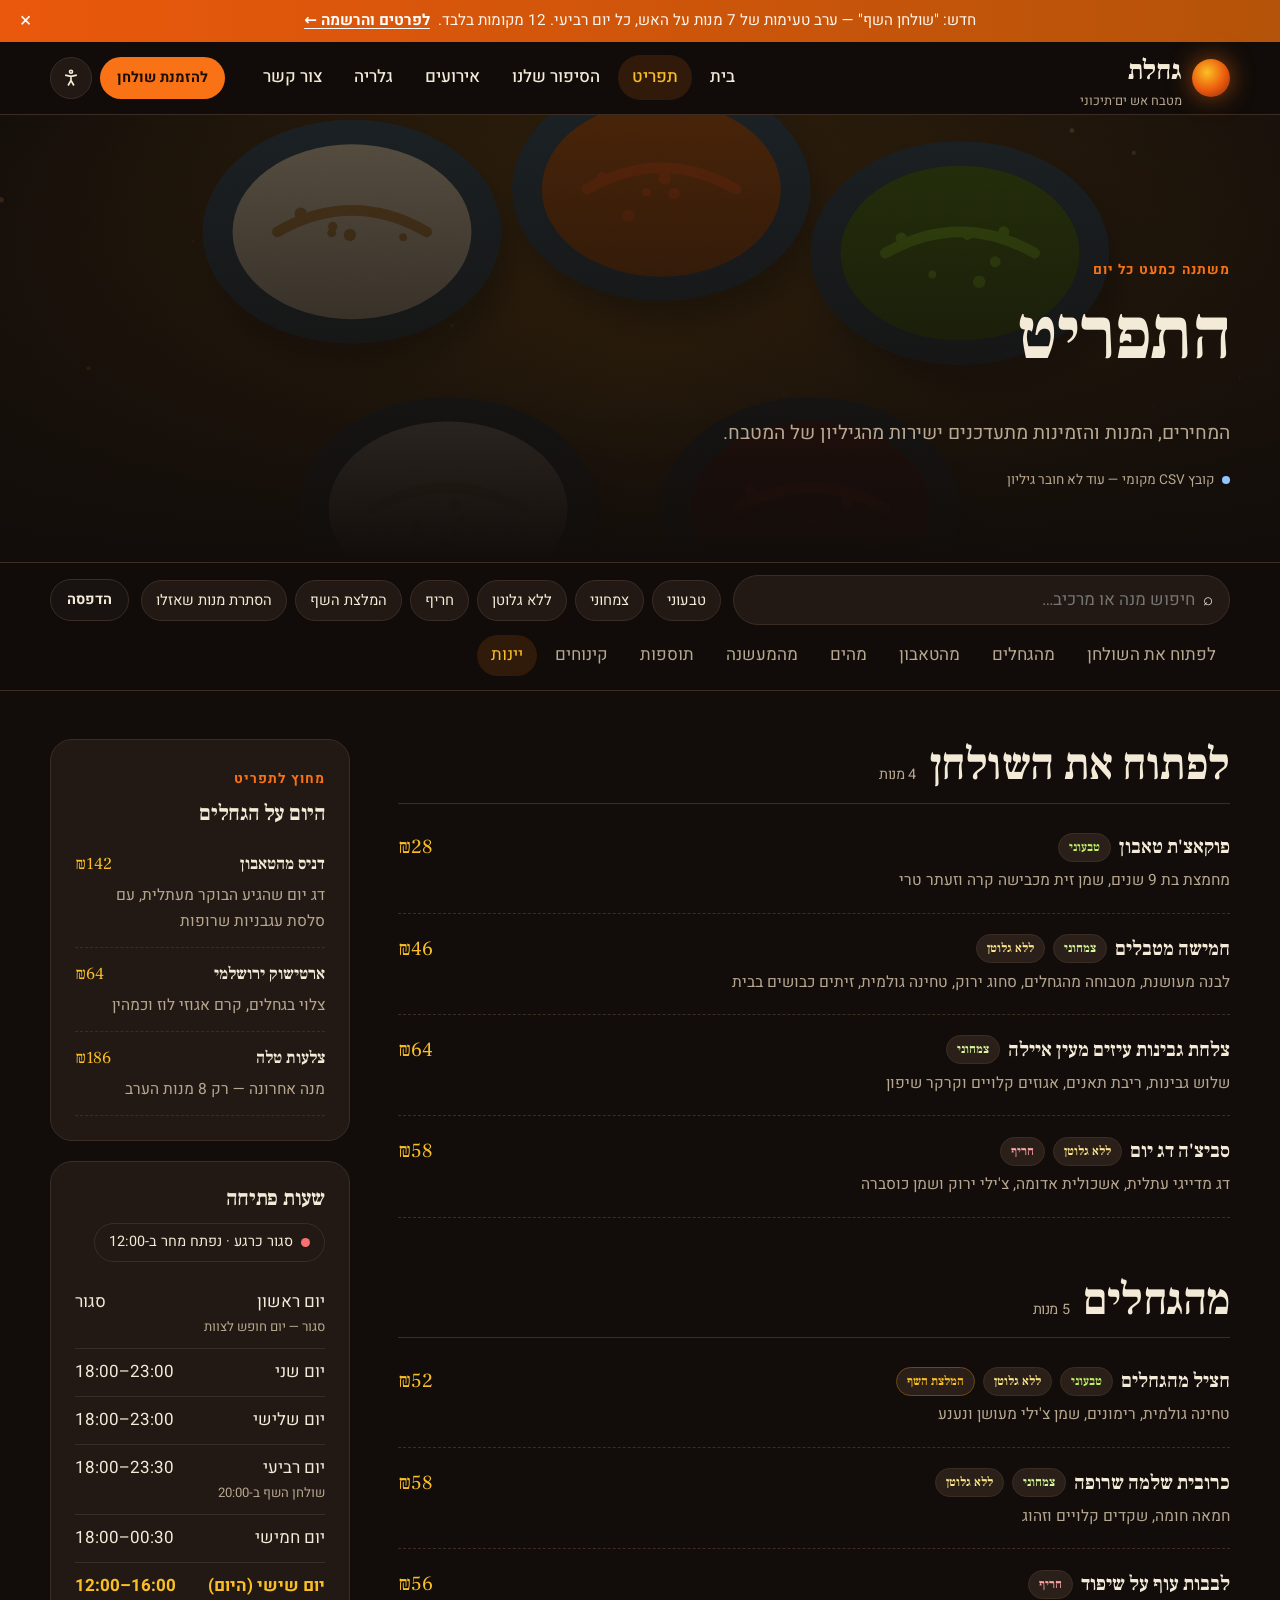
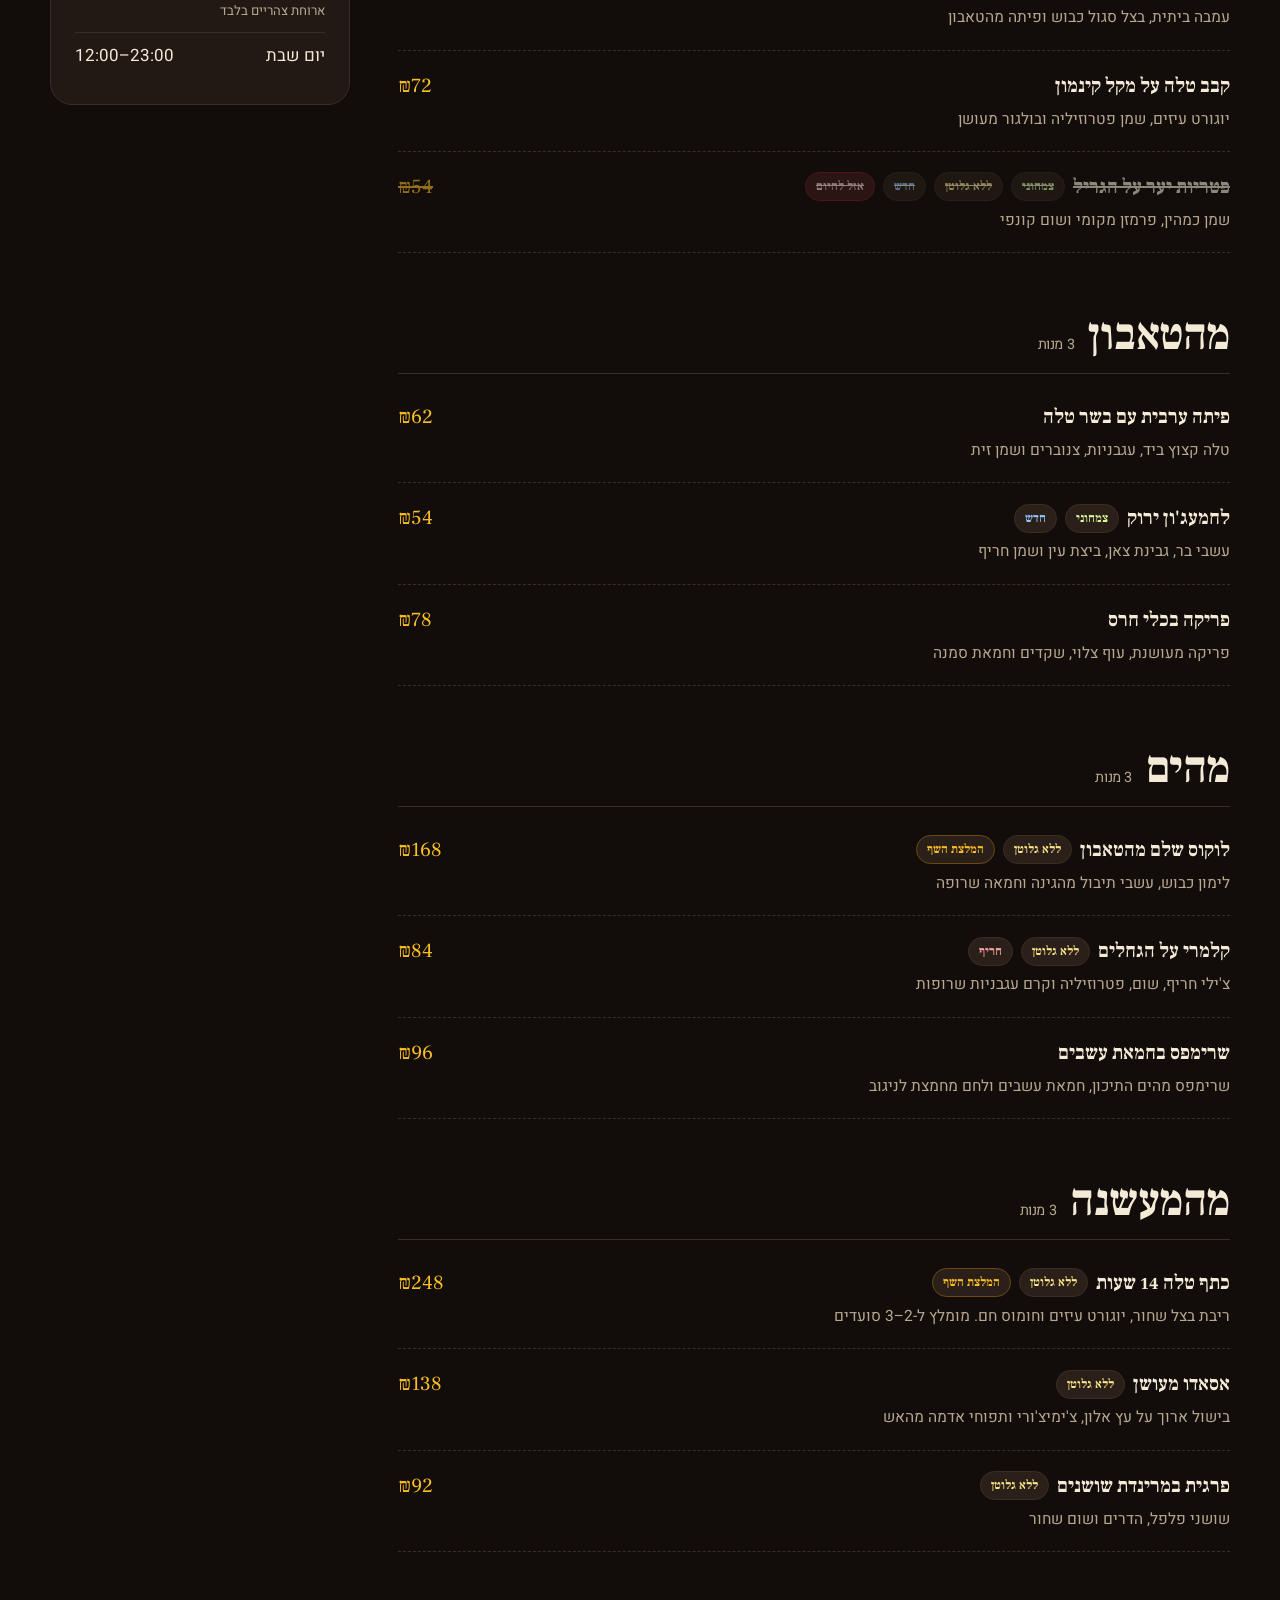
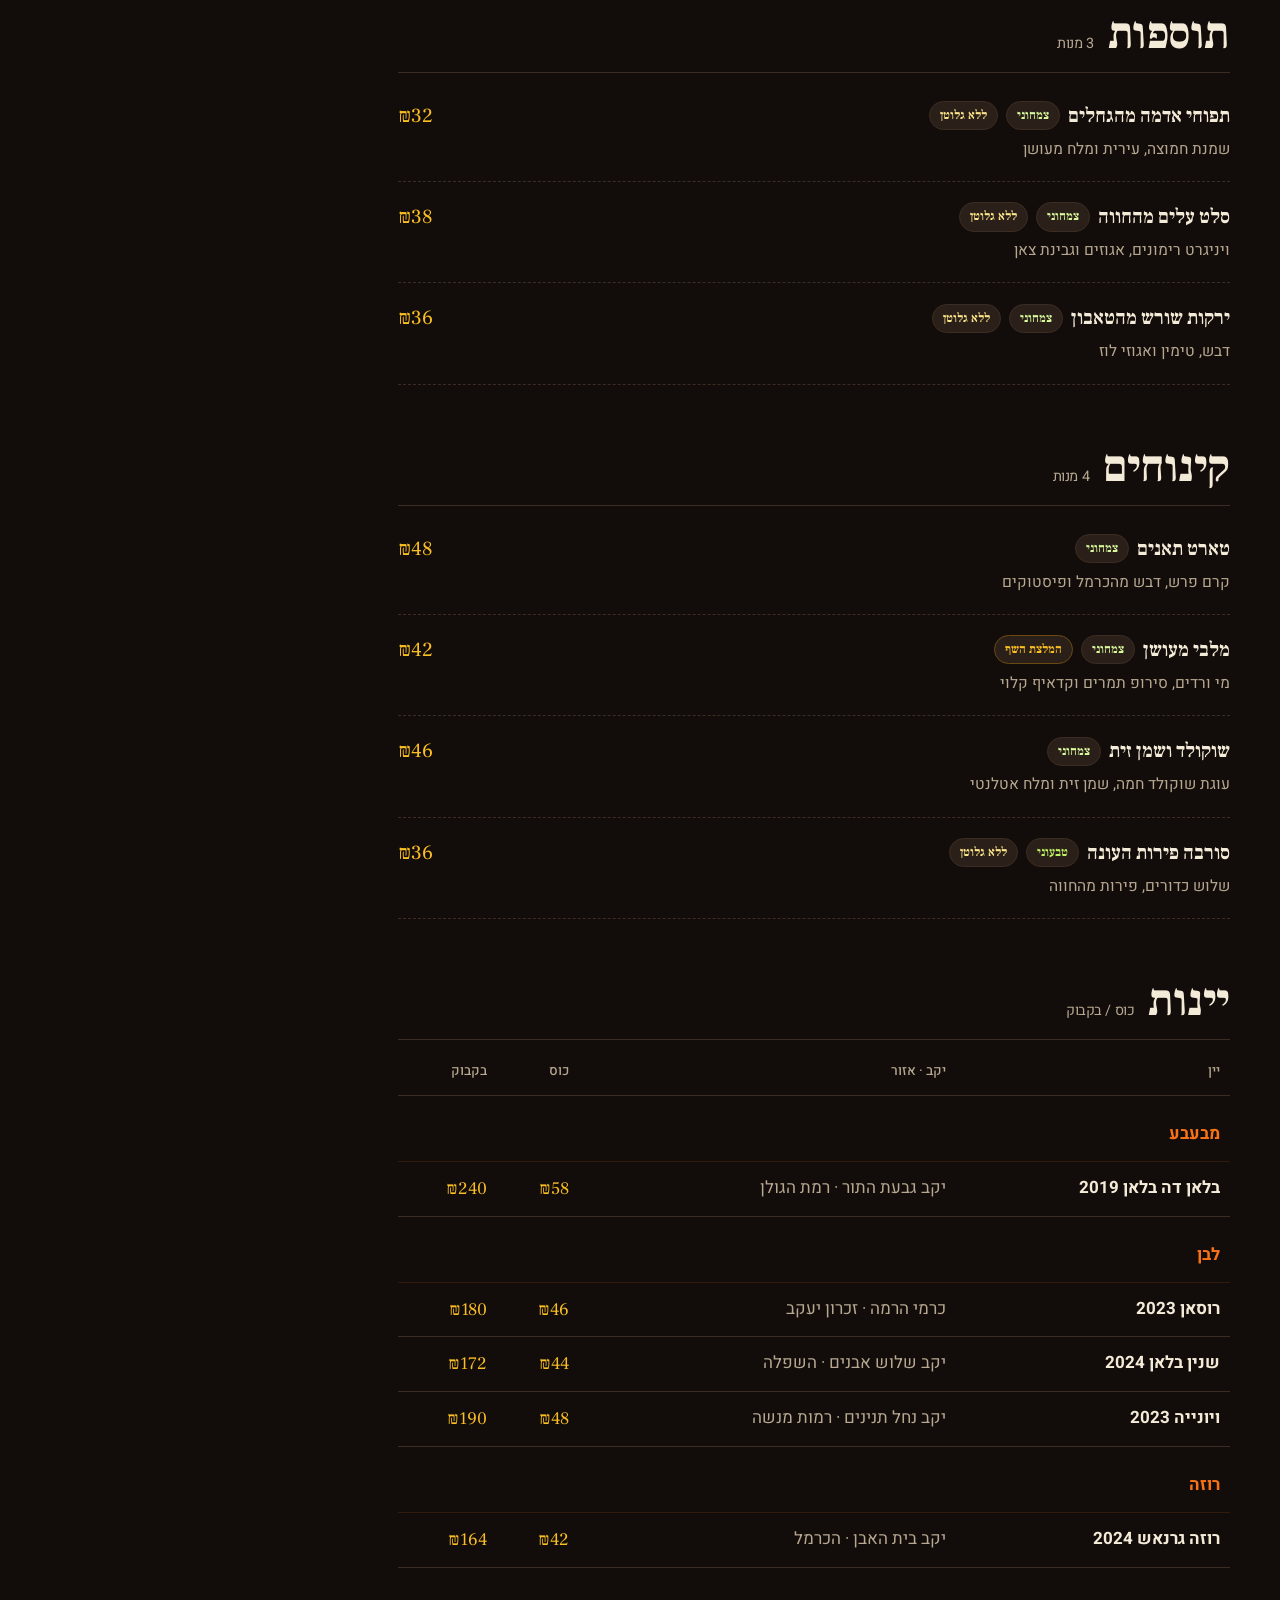
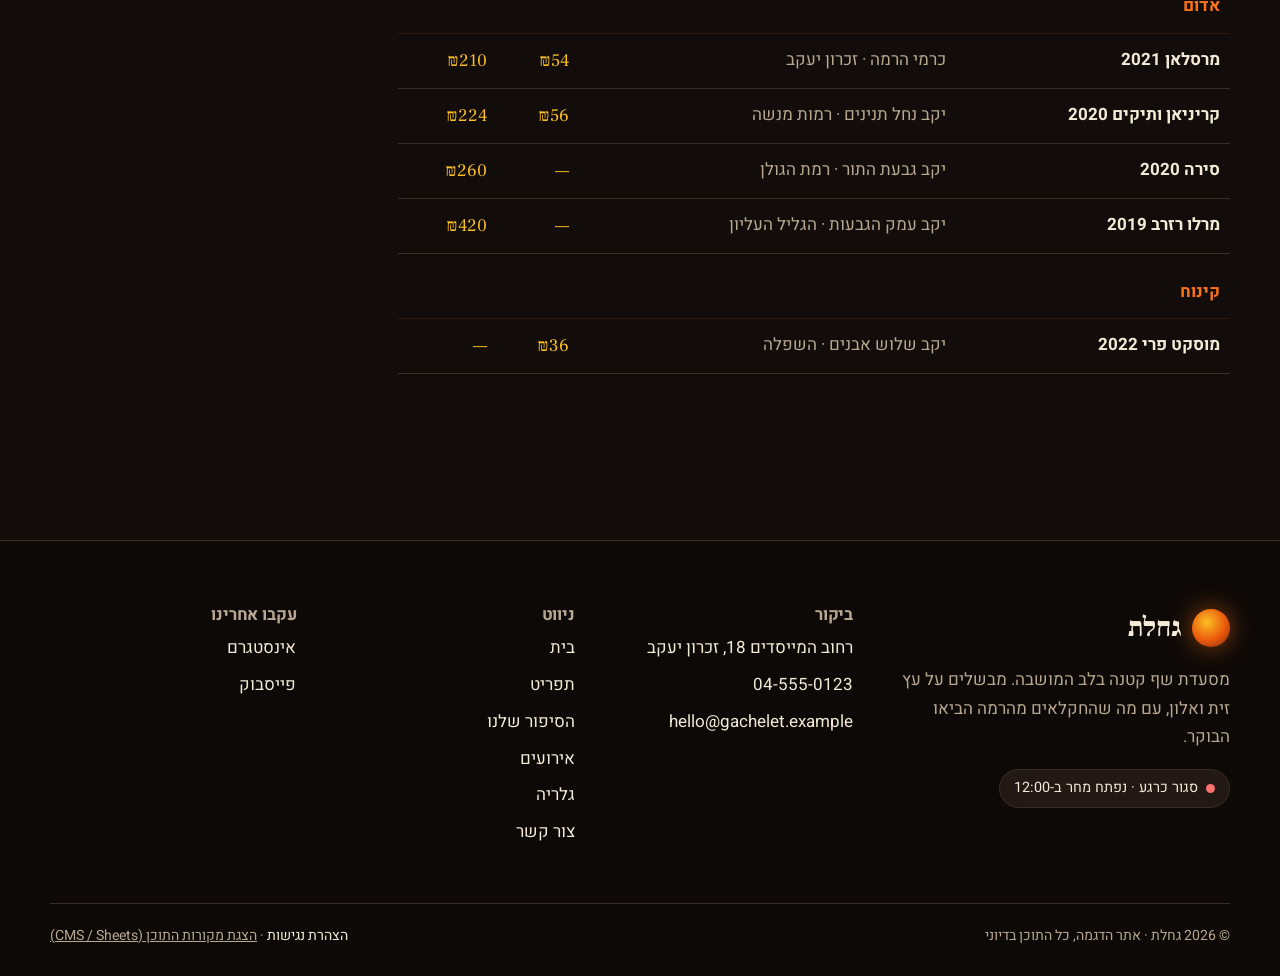
<file: menu.html>
<!doctype html>
<html lang="he" dir="rtl">
<head>
  <meta charset="utf-8">
  <meta name="viewport" content="width=device-width, initial-scale=1">
  <title>תפריט · גחלת</title>
  <meta name="description" content="התפריט של גחלת — מנות מהגחלים, מהטאבון ומהמעשנה, מנות היום ותפריט יינות ישראליים.">
  <link rel="icon" href="images/favicon.svg" type="image/svg+xml">
  <link rel="preconnect" href="https://fonts.googleapis.com">
  <link rel="preconnect" href="https://fonts.gstatic.com" crossorigin>
  <link rel="stylesheet" href="https://fonts.googleapis.com/css2?family=Frank+Ruhl+Libre:wght@400;700;900&family=Heebo:wght@400;500;700&display=swap">
  <link rel="stylesheet" href="css/style.css">
  <script type="module" src="js/pages/menu.js"></script>
</head>
<body data-page="menu">
  <a class="skip-link" href="#main">דילוג לתוכן הראשי</a>
  <div id="site-header"></div>

  <main id="main">
    <section class="page-hero">
      <div class="page-hero__bg"><img src="images/uploads/dish-mezze.svg" alt=""></div>
      <div class="container">
        <span class="eyebrow">משתנה כמעט כל יום</span>
        <h1>התפריט</h1>
        <p class="lead">המחירים, המנות והזמינות מתעדכנים ישירות מהגיליון של המטבח.</p>
        <p class="data-note" id="menu-note" data-source="sheets:תפריט"><span class="data-note__dot"></span>טוען תפריט…</p>
      </div>
    </section>

    <div class="menu-tools">
      <div class="container">
        <div class="menu-tools__row">
          <label class="menu-search">
            <span aria-hidden="true">⌕</span>
            <span class="visually-hidden">חיפוש בתפריט</span>
            <input type="search" id="menu-search" placeholder="חיפוש מנה או מרכיב…" autocomplete="off">
          </label>
          <div class="chips" role="group" aria-label="סינון לפי העדפה" id="menu-filters">
            <button class="chip" type="button" data-filter="vegan" aria-pressed="false">טבעוני</button>
            <button class="chip" type="button" data-filter="veg" aria-pressed="false">צמחוני</button>
            <button class="chip" type="button" data-filter="gf" aria-pressed="false">ללא גלוטן</button>
            <button class="chip" type="button" data-filter="spicy" aria-pressed="false">חריף</button>
            <button class="chip" type="button" data-filter="chef" aria-pressed="false">המלצת השף</button>
            <button class="chip" type="button" id="toggle-soldout" aria-pressed="false">הסתרת מנות שאזלו</button>
          </div>
          <button class="btn btn--ghost btn--sm no-print" type="button" onclick="window.print()">הדפסה</button>
        </div>
        <nav class="cat-nav" id="cat-nav" aria-label="קטגוריות בתפריט"></nav>
      </div>
    </div>

    <section class="section" style="padding-top:48px">
      <div class="container menu-layout">
        <div>
          <div id="menu-list" data-source="sheets:תפריט" aria-live="polite">
            <div class="skeleton" style="height:28px;width:40%;margin-bottom:24px"></div>
            <div class="skeleton" style="height:70px;margin-bottom:12px"></div>
            <div class="skeleton" style="height:70px;margin-bottom:12px"></div>
            <div class="skeleton" style="height:70px;margin-bottom:12px"></div>
          </div>

          <section class="menu-cat" id="wine" aria-labelledby="wine-title" data-source="sheets:יינות">
            <h2 class="menu-cat__title" id="wine-title">יינות <span>כוס / בקבוק</span></h2>
            <table class="wine-table">
              <thead><tr><th scope="col">יין</th><th scope="col">יקב · אזור</th><th scope="col">כוס</th><th scope="col">בקבוק</th></tr></thead>
              <tbody id="wine-body"></tbody>
            </table>
          </section>
        </div>

        <aside>
          <div class="aside-card" data-source="sheets:מנות היום">
            <span class="eyebrow">מחוץ לתפריט</span>
            <h3>היום על הגחלים</h3>
            <div id="menu-specials"></div>
          </div>
          <div class="aside-card" data-source="sheets:שעות פתיחה">
            <h3>שעות פתיחה</h3>
            <p><span class="status-pill" id="menu-status">…</span></p>
            <ul class="hours" id="menu-hours"></ul>
          </div>
        </aside>
      </div>
    </section>
  </main>

  <div id="site-footer"></div>
</body>
</html>
</file>
<file: css/style.css>
/* =========================================================
   גחלת — מטבח אש ים־תיכוני (אתר הדגמה)
   מבנה: tokens → base → layout → components → pages → a11y → print
   ========================================================= */

:root {
  --bg: #120d0a;
  --bg-2: #1a1310;
  --surface: #221914;
  --surface-2: #2b2019;
  --line: #3b2d23;
  --text: #f3ead7;
  --muted: #b8a891;
  --accent: #f97316;
  --accent-strong: #ea580c;
  --accent-soft: rgba(249, 115, 22, 0.14);
  --gold: #fbbf24;
  --olive: #9aab62;
  --danger: #f87171;
  --ok: #86efac;

  --font-display: "Frank Ruhl Libre", "David Libre", Georgia, serif;
  --font-body: "Heebo", "Assistant", system-ui, sans-serif;

  --radius: 14px;
  --radius-lg: 22px;
  --shadow: 0 18px 40px rgba(0, 0, 0, 0.45);
  --container: 1180px;
  --gutter: clamp(16px, 4vw, 40px);
  --header-h: 72px;
  --font-scale: 1;
}

*,
*::before,
*::after { box-sizing: border-box; }

html {
  font-size: calc(100% * var(--font-scale));
  scroll-behavior: smooth;
  scroll-padding-top: calc(var(--header-h) + 64px);
}

body {
  margin: 0;
  background: var(--bg);
  color: var(--text);
  font-family: var(--font-body);
  font-size: 1.0625rem;
  line-height: 1.7;
  -webkit-font-smoothing: antialiased;
  overflow-x: hidden;
}

img { max-width: 100%; display: block; }
a { color: var(--gold); text-underline-offset: 3px; }
a:hover { color: var(--accent); }
button, input, select, textarea { font: inherit; color: inherit; }

h1, h2, h3, h4 {
  font-family: var(--font-display);
  font-weight: 700;
  line-height: 1.2;
  margin: 0 0 0.5em;
  letter-spacing: -0.01em;
}
h1 { font-size: clamp(2.4rem, 6vw, 4.6rem); }
h2 { font-size: clamp(1.8rem, 3.6vw, 2.8rem); }
h3 { font-size: 1.35rem; }
p { margin: 0 0 1em; }

:focus-visible {
  outline: 3px solid var(--gold);
  outline-offset: 3px;
  border-radius: 6px;
}

.container {
  width: min(100% - 2 * var(--gutter), var(--container));
  margin-inline: auto;
}

.visually-hidden {
  position: absolute !important;
  width: 1px; height: 1px;
  overflow: hidden; clip: rect(0 0 0 0);
  white-space: nowrap;
}

.skip-link {
  position: absolute;
  inset-inline-start: 12px;
  top: -60px;
  z-index: 200;
  background: var(--gold);
  color: #1a1209;
  padding: 10px 16px;
  border-radius: 8px;
  font-weight: 700;
}
.skip-link:focus { top: 12px; }

/* ---------- Announcement bar (Pages CMS: settings.announcement) ---------- */
.announcement {
  background: linear-gradient(90deg, var(--accent-strong), #b45309);
  color: #fff7ed;
  text-align: center;
  font-size: 0.95rem;
  padding: 8px 48px;
  position: relative;
}
.announcement a { color: #fff; font-weight: 700; margin-inline-start: 8px; }
.announcement__close {
  position: absolute;
  inset-inline-end: 12px;
  top: 50%;
  transform: translateY(-50%);
  background: none;
  border: 0;
  color: inherit;
  font-size: 1.3rem;
  cursor: pointer;
  line-height: 1;
  padding: 4px 8px;
}

/* ---------- Header ---------- */
#site-header { display: contents; }
.site-header {
  position: sticky;
  top: 0;
  z-index: 100;
  background: rgba(18, 13, 10, 0.86);
  backdrop-filter: blur(12px);
  border-bottom: 1px solid var(--line);
}
.site-header__inner {
  height: var(--header-h);
  display: flex;
  align-items: center;
  gap: 24px;
}
.brand {
  display: flex;
  align-items: center;
  gap: 10px;
  text-decoration: none;
  color: var(--text);
}
.brand__mark {
  width: 38px; height: 38px;
  border-radius: 50%;
  background: radial-gradient(circle at 40% 35%, var(--gold), var(--accent-strong) 55%, #7c2d12);
  box-shadow: 0 0 24px rgba(249, 115, 22, 0.55);
}
.brand__name { font-family: var(--font-display); font-size: 1.7rem; font-weight: 900; }
.brand__tag { color: var(--muted); font-size: 0.8rem; display: block; line-height: 1; }

.nav { margin-inline-start: auto; }
.nav__list {
  display: flex;
  gap: 4px;
  list-style: none;
  margin: 0;
  padding: 0;
}
.nav__link {
  display: block;
  padding: 8px 14px;
  border-radius: 999px;
  text-decoration: none;
  color: var(--text);
  font-weight: 500;
}
.nav__link:hover { background: var(--surface); color: var(--text); }
.nav__link[aria-current="page"] { background: var(--accent-soft); color: var(--gold); }

.header-actions { display: flex; gap: 8px; align-items: center; }
.icon-btn {
  width: 42px; height: 42px;
  display: grid; place-items: center;
  border-radius: 50%;
  border: 1px solid var(--line);
  background: var(--surface);
  cursor: pointer;
}
.icon-btn svg { width: 20px; height: 20px; }
.menu-toggle { display: none; }

/* ---------- Buttons ---------- */
.btn {
  display: inline-flex;
  align-items: center;
  justify-content: center;
  gap: 8px;
  padding: 12px 24px;
  border-radius: 999px;
  border: 1px solid transparent;
  font-weight: 700;
  text-decoration: none;
  cursor: pointer;
  transition: transform 0.15s ease, background 0.15s ease;
  white-space: nowrap;
}
.btn:hover { transform: translateY(-2px); }
.btn--primary { background: var(--accent); color: #1c0d03; }
.btn--primary:hover { background: var(--gold); color: #1c0d03; }
.btn--ghost { border-color: var(--line); color: var(--text); background: rgba(255, 255, 255, 0.03); }
.btn--ghost:hover { border-color: var(--accent); color: var(--text); }
.btn--sm { padding: 8px 16px; font-size: 0.9rem; }
.btn[disabled] { opacity: 0.45; cursor: not-allowed; transform: none; }

/* ---------- Sections ---------- */
.section { padding-block: clamp(56px, 9vw, 110px); }
.section--alt { background: var(--bg-2); border-block: 1px solid var(--line); }
.section__head { max-width: 680px; margin-bottom: 40px; }
.section__head--center { margin-inline: auto; text-align: center; }
.eyebrow {
  display: inline-block;
  color: var(--accent);
  font-weight: 700;
  font-size: 0.85rem;
  letter-spacing: 0.08em;
  margin-bottom: 10px;
}
.lead { font-size: 1.2rem; color: var(--muted); }
.muted { color: var(--muted); }

/* ---------- Hero ---------- */
.hero {
  position: relative;
  min-height: min(88vh, 820px);
  display: grid;
  align-items: end;
  overflow: hidden;
}
.hero__media { position: absolute; inset: 0; }
.hero__media img { width: 100%; height: 100%; object-fit: cover; }
.hero__media::after {
  content: "";
  position: absolute;
  inset: 0;
  background: linear-gradient(180deg, rgba(18, 13, 10, 0.2) 0%, rgba(18, 13, 10, 0.55) 55%, var(--bg) 100%);
}
.hero__content { position: relative; padding-block: 120px 80px; max-width: 760px; }
.hero__content p { font-size: 1.25rem; color: #e9dcc6; max-width: 600px; }
.hero__actions { display: flex; gap: 12px; flex-wrap: wrap; margin-top: 28px; }

.page-hero {
  position: relative;
  padding-block: clamp(80px, 12vw, 140px) 56px;
  overflow: hidden;
  border-bottom: 1px solid var(--line);
}
.page-hero__bg { position: absolute; inset: 0; opacity: 0.35; }
.page-hero__bg img { width: 100%; height: 100%; object-fit: cover; }
.page-hero::after {
  content: "";
  position: absolute; inset: 0;
  background: linear-gradient(180deg, transparent, var(--bg));
}
.page-hero .container { position: relative; z-index: 1; }

/* ---------- Open-now pill (Google Sheets: hours) ---------- */
.status-pill {
  display: inline-flex;
  align-items: center;
  gap: 8px;
  padding: 6px 14px;
  border-radius: 999px;
  background: var(--surface);
  border: 1px solid var(--line);
  font-size: 0.9rem;
}
.status-pill::before {
  content: "";
  width: 9px; height: 9px;
  border-radius: 50%;
  background: var(--muted);
}
.status-pill--open::before { background: var(--ok); box-shadow: 0 0 10px var(--ok); }
.status-pill--closed::before { background: var(--danger); }

/* ---------- Specials strip (Google Sheets: specials) ---------- */
.specials {
  background: linear-gradient(135deg, #2a160b, #1a120d);
  border: 1px solid #5a3214;
  border-radius: var(--radius-lg);
  padding: 28px;
  display: grid;
  grid-template-columns: 220px 1fr;
  gap: 28px;
  align-items: center;
  margin-top: -60px;
  position: relative;
  z-index: 2;
  box-shadow: var(--shadow);
}
.specials__title { font-family: var(--font-display); font-size: 1.6rem; line-height: 1.2; }
.specials__title small { display: block; font-family: var(--font-body); color: var(--muted); font-size: 0.85rem; margin-top: 6px; }
.specials__list { display: grid; grid-template-columns: repeat(auto-fit, minmax(220px, 1fr)); gap: 16px; }
.special {
  background: rgba(0, 0, 0, 0.25);
  border-radius: var(--radius);
  padding: 16px 18px;
  border: 1px solid rgba(249, 115, 22, 0.25);
}
.special h3 { font-size: 1.15rem; margin-bottom: 4px; display: flex; justify-content: space-between; gap: 12px; }
.special p { margin: 0; color: var(--muted); font-size: 0.95rem; }

/* ---------- Split layout ---------- */
.split {
  display: grid;
  grid-template-columns: 1.1fr 0.9fr;
  gap: clamp(32px, 6vw, 80px);
  align-items: center;
}
.split__media { border-radius: var(--radius-lg); overflow: hidden; box-shadow: var(--shadow); aspect-ratio: 4 / 3; }
.split__media img { width: 100%; height: 100%; object-fit: cover; }
.rich-text p:last-child { margin-bottom: 0; }
.rich-text ul { padding-inline-start: 1.2em; }

/* ---------- Cards ---------- */
.grid { display: grid; gap: 24px; }
.grid--4 { grid-template-columns: repeat(4, 1fr); }
.grid--3 { grid-template-columns: repeat(3, 1fr); }
.grid--2 { grid-template-columns: repeat(2, 1fr); }

.card {
  background: var(--surface);
  border: 1px solid var(--line);
  border-radius: var(--radius-lg);
  overflow: hidden;
  display: flex;
  flex-direction: column;
}
.card__media { aspect-ratio: 3 / 2; overflow: hidden; }
.card__media img { width: 100%; height: 100%; object-fit: cover; transition: transform 0.6s ease; }
.card:hover .card__media img { transform: scale(1.05); }
.card__body { padding: 20px 22px 24px; flex: 1; display: flex; flex-direction: column; }
.card__body p { color: var(--muted); font-size: 0.97rem; }
.card__foot { margin-top: auto; display: flex; justify-content: space-between; align-items: center; gap: 12px; }

/* ---------- Stats ---------- */
.stats { display: grid; grid-template-columns: repeat(4, 1fr); gap: 1px; background: var(--line); border-radius: var(--radius-lg); overflow: hidden; }
.stat { background: var(--bg-2); padding: 32px 24px; text-align: center; }
.stat__value { font-family: var(--font-display); font-size: clamp(2rem, 4vw, 3rem); color: var(--gold); display: block; }
.stat__label { color: var(--muted); font-size: 0.95rem; }

/* ---------- Testimonials ---------- */
.slider { position: relative; max-width: 820px; margin-inline: auto; text-align: center; }
.slider__track { display: grid; }
.slide {
  grid-area: 1 / 1;
  opacity: 0;
  visibility: hidden;
  transition: opacity 0.5s ease;
}
.slide.is-active { opacity: 1; visibility: visible; }
.slide blockquote {
  margin: 0;
  font-family: var(--font-display);
  font-size: clamp(1.3rem, 2.6vw, 1.9rem);
  line-height: 1.5;
}
.slide cite { display: block; margin-top: 18px; font-style: normal; color: var(--muted); }
.stars { color: var(--gold); letter-spacing: 3px; margin-bottom: 12px; }
.slider__controls { display: flex; justify-content: center; align-items: center; gap: 12px; margin-top: 28px; }
.slider__dots { display: flex; gap: 8px; }
.slider__dot { width: 10px; height: 10px; border-radius: 50%; border: 0; background: var(--line); cursor: pointer; padding: 0; }
.slider__dot[aria-current="true"] { background: var(--accent); }

/* ---------- Event cards ---------- */
.event {
  display: grid;
  grid-template-columns: 110px 1fr 280px;
  gap: 24px;
  align-items: stretch;
  background: var(--surface);
  border: 1px solid var(--line);
  border-radius: var(--radius-lg);
  overflow: hidden;
}
.event + .event { margin-top: 20px; }
.event__date {
  background: var(--accent-soft);
  display: grid;
  place-content: center;
  text-align: center;
  padding: 20px 10px;
  border-inline-end: 1px solid var(--line);
}
.event__day { font-family: var(--font-display); font-size: 2.6rem; line-height: 1; color: var(--gold); }
.event__month { font-size: 0.95rem; color: var(--muted); }
.event__body { padding: 22px 0; }
.event__body p { color: var(--muted); margin-bottom: 12px; }
.event__meta { display: flex; flex-wrap: wrap; gap: 8px 18px; font-size: 0.92rem; color: var(--muted); margin-bottom: 14px; }
.event__media { position: relative; }
.event__media img { width: 100%; height: 100%; object-fit: cover; }
.badge {
  display: inline-flex;
  align-items: center;
  gap: 4px;
  padding: 3px 10px;
  border-radius: 999px;
  font-size: 0.78rem;
  font-weight: 700;
  background: var(--surface-2);
  border: 1px solid var(--line);
  color: var(--text);
  white-space: nowrap;
}
.badge--hot { background: var(--accent); color: #1c0d03; border-color: transparent; }
.badge--soldout { background: #3f1d1d; color: #fecaca; border-color: #7f1d1d; }
.badge--vegan { color: #bef264; }
.badge--veg { color: #d9f99d; }
.badge--gf { color: #fde68a; }
.badge--spicy { color: #fca5a5; }
.badge--chef { color: var(--gold); border-color: #6b4a12; }
.badge--new { color: #93c5fd; }

.event-mini { display: flex; gap: 16px; align-items: center; padding: 16px 0; border-bottom: 1px solid var(--line); }
.event-mini:last-child { border-bottom: 0; }
.event-mini__date { flex: 0 0 64px; text-align: center; background: var(--accent-soft); border-radius: 12px; padding: 8px 0; }
.event-mini__date strong { font-family: var(--font-display); font-size: 1.6rem; display: block; line-height: 1; color: var(--gold); }
.event-mini h3 { font-size: 1.1rem; margin: 0; }

/* ---------- Packages ---------- */
.package { padding: 28px; }
.package__price { font-family: var(--font-display); font-size: 2.2rem; color: var(--gold); }
.package__price small { font-family: var(--font-body); font-size: 0.9rem; color: var(--muted); }
.package ul { list-style: none; padding: 0; margin: 18px 0 24px; }
.package li { padding: 8px 0; border-bottom: 1px dashed var(--line); }
.package li::before { content: "✦"; color: var(--accent); margin-inline-end: 10px; }
.package--featured { border-color: var(--accent); box-shadow: 0 0 0 1px var(--accent), var(--shadow); }

/* ---------- Menu page (Google Sheets) ---------- */
.menu-tools {
  position: sticky;
  top: var(--header-h);
  z-index: 50;
  background: rgba(18, 13, 10, 0.94);
  backdrop-filter: blur(10px);
  border-bottom: 1px solid var(--line);
  padding-block: 12px;
}
.menu-tools__row { display: flex; gap: 12px; align-items: center; flex-wrap: wrap; }
.menu-search {
  flex: 1 1 240px;
  display: flex;
  align-items: center;
  gap: 8px;
  background: var(--surface);
  border: 1px solid var(--line);
  border-radius: 999px;
  padding: 0 16px;
}
.menu-search input { flex: 1; background: none; border: 0; padding: 10px 0; outline: none; min-width: 0; }
.chips { display: flex; gap: 8px; flex-wrap: wrap; }
.chip {
  border: 1px solid var(--line);
  background: var(--surface);
  border-radius: 999px;
  padding: 7px 14px;
  cursor: pointer;
  font-size: 0.92rem;
  white-space: nowrap;
}
.chip[aria-pressed="true"] { background: var(--accent); color: #1c0d03; border-color: var(--accent); font-weight: 700; }
.cat-nav {
  display: flex;
  gap: 4px;
  overflow-x: auto;
  scrollbar-width: none;
  margin-top: 10px;
  padding-bottom: 2px;
}
.cat-nav::-webkit-scrollbar { display: none; }
.cat-nav a {
  white-space: nowrap;
  text-decoration: none;
  color: var(--muted);
  padding: 6px 14px;
  border-radius: 999px;
}
.cat-nav a.is-active { color: var(--gold); background: var(--accent-soft); }

.menu-layout { display: grid; grid-template-columns: 1fr 300px; gap: 48px; align-items: start; }
.menu-cat { margin-bottom: 56px; }
.menu-cat__title { display: flex; align-items: baseline; gap: 14px; border-bottom: 1px solid var(--line); padding-bottom: 10px; margin-bottom: 8px; }
.menu-cat__title span { color: var(--muted); font-family: var(--font-body); font-size: 0.9rem; font-weight: 400; }
.dish { display: grid; grid-template-columns: 1fr auto; gap: 4px 20px; padding: 18px 0; border-bottom: 1px dashed var(--line); }
.dish__name { font-family: var(--font-display); font-size: 1.25rem; font-weight: 700; display: flex; flex-wrap: wrap; gap: 8px; align-items: center; }
.dish__price { font-family: var(--font-display); font-size: 1.25rem; color: var(--gold); white-space: nowrap; }
.dish__desc { color: var(--muted); grid-column: 1 / -1; margin: 0; font-size: 0.97rem; }
.dish--soldout .dish__name,
.dish--soldout .dish__price { text-decoration: line-through; opacity: 0.55; }
.dish mark { background: rgba(251, 191, 36, 0.3); color: inherit; border-radius: 3px; }

.aside-card { background: var(--surface); border: 1px solid var(--line); border-radius: var(--radius-lg); padding: 24px; position: sticky; top: calc(var(--header-h) + 140px); }
.aside-card + .aside-card { margin-top: 20px; }

.wine-table { width: 100%; border-collapse: collapse; }
.wine-table th, .wine-table td { text-align: start; padding: 12px 10px; border-bottom: 1px solid var(--line); vertical-align: top; }
.wine-table th { color: var(--muted); font-weight: 500; font-size: 0.85rem; }
.wine-table td.num { white-space: nowrap; color: var(--gold); font-family: var(--font-display); font-size: 1.1rem; }
.wine-table .wine-type td { color: var(--accent); font-weight: 700; padding-top: 24px; border-bottom-color: var(--accent-soft); }

.data-note {
  font-size: 0.85rem;
  color: var(--muted);
  display: flex;
  gap: 8px;
  align-items: center;
  flex-wrap: wrap;
}
.data-note__dot { width: 8px; height: 8px; border-radius: 50%; background: var(--muted); }
.data-note[data-origin="google"] .data-note__dot { background: var(--ok); }
.data-note[data-origin="cache"] .data-note__dot { background: var(--gold); }
.data-note[data-origin="local"] .data-note__dot { background: #93c5fd; }

.empty-state { text-align: center; padding: 48px 16px; color: var(--muted); }

/* ---------- Hours table ---------- */
.hours { list-style: none; padding: 0; margin: 0; }
.hours li { display: flex; justify-content: space-between; gap: 16px; padding: 9px 0; border-bottom: 1px solid var(--line); }
.hours li:last-child { border-bottom: 0; }
.hours li.is-today { color: var(--gold); font-weight: 700; }
.hours .note { display: block; font-size: 0.82rem; color: var(--muted); font-weight: 400; }

/* ---------- Timeline (about) ---------- */
.timeline { position: relative; max-width: 860px; margin-inline: auto; padding: 0; list-style: none; }
.timeline::before { content: ""; position: absolute; inset-block: 0; inset-inline-start: 50%; width: 2px; background: linear-gradient(var(--accent), var(--line)); }
.timeline li { position: relative; width: 50%; padding: 0 40px 48px; }
.timeline li:nth-child(odd) { margin-inline-start: 0; text-align: end; }
.timeline li:nth-child(even) { margin-inline-start: 50%; }
.timeline li::before {
  content: "";
  position: absolute;
  top: 8px;
  width: 16px; height: 16px;
  border-radius: 50%;
  background: var(--bg);
  border: 3px solid var(--accent);
}
.timeline li:nth-child(odd)::before { inset-inline-end: -8px; }
.timeline li:nth-child(even)::before { inset-inline-start: -8px; }
.timeline__year { font-family: var(--font-display); color: var(--gold); font-size: 1.9rem; display: block; line-height: 1.1; }

.quote-block {
  font-family: var(--font-display);
  font-size: clamp(1.4rem, 3vw, 2.2rem);
  text-align: center;
  max-width: 860px;
  margin-inline: auto;
  line-height: 1.45;
}
.quote-block::before { content: "״"; display: block; color: var(--accent); font-size: 4rem; line-height: 0.6; }

.team-card { text-align: center; padding: 28px 22px; }
.avatar {
  width: 120px; height: 120px;
  border-radius: 50%;
  margin: 0 auto 16px;
  overflow: hidden;
  display: grid;
  place-items: center;
  font-family: var(--font-display);
  font-size: 2.4rem;
  color: #1c0d03;
  background: radial-gradient(circle at 35% 30%, var(--gold), var(--accent-strong) 70%);
  border: 3px solid var(--line);
}
.avatar img { width: 100%; height: 100%; object-fit: cover; }
.team-card__role { color: var(--accent); font-weight: 700; font-size: 0.9rem; margin-bottom: 10px; display: block; }

.value { padding: 26px; border-inline-start: 3px solid var(--accent); background: var(--surface); border-radius: 0 var(--radius) var(--radius) 0; }

/* ---------- Gallery ---------- */
.masonry { columns: 3 280px; column-gap: 16px; }
.masonry__item {
  break-inside: avoid;
  margin-bottom: 16px;
  border-radius: var(--radius);
  overflow: hidden;
  position: relative;
  cursor: zoom-in;
  border: 0;
  padding: 0;
  width: 100%;
  background: none;
  display: block;
}
.masonry__item img { width: 100%; transition: transform 0.5s ease; }
.masonry__item:nth-child(3n) img { aspect-ratio: 3 / 4; object-fit: cover; }
.masonry__item:hover img { transform: scale(1.04); }
.masonry__cap {
  position: absolute;
  inset-inline: 0;
  bottom: 0;
  padding: 28px 14px 12px;
  background: linear-gradient(transparent, rgba(0, 0, 0, 0.8));
  color: #fff;
  font-size: 0.92rem;
  text-align: start;
  opacity: 0;
  transition: opacity 0.3s ease;
}
.masonry__item:hover .masonry__cap,
.masonry__item:focus-visible .masonry__cap { opacity: 1; }

.lightbox {
  border: 0;
  padding: 0;
  background: transparent;
  max-width: 100vw;
  max-height: 100vh;
  width: 100vw;
  height: 100vh;
}
.lightbox::backdrop { background: rgba(8, 5, 3, 0.94); }
.lightbox__inner { height: 100%; display: grid; grid-template-rows: 1fr auto; place-items: center; padding: 60px 16px 24px; }
.lightbox img { max-height: 78vh; max-width: min(1100px, 92vw); border-radius: var(--radius); object-fit: contain; }
.lightbox__cap { color: var(--text); margin-top: 14px; text-align: center; }
.lightbox__btn { position: fixed; top: 50%; transform: translateY(-50%); }
.lightbox__btn--prev { inset-inline-start: 16px; }
.lightbox__btn--next { inset-inline-end: 16px; }
.lightbox__close { position: fixed; top: 16px; inset-inline-end: 16px; }

/* ---------- Contact / form ---------- */
.form { display: grid; grid-template-columns: repeat(2, 1fr); gap: 16px; }
.field { display: flex; flex-direction: column; gap: 6px; }
.field--full { grid-column: 1 / -1; }
.field label { font-weight: 500; font-size: 0.95rem; }
.field input,
.field select,
.field textarea {
  background: var(--bg-2);
  border: 1px solid var(--line);
  border-radius: 12px;
  padding: 12px 14px;
}
.field textarea { min-height: 110px; resize: vertical; }
.field input:focus,
.field select:focus,
.field textarea:focus { border-color: var(--accent); outline: none; box-shadow: 0 0 0 3px var(--accent-soft); }
.field__error { color: var(--danger); font-size: 0.85rem; min-height: 1em; }
.form__actions { grid-column: 1 / -1; display: flex; gap: 12px; flex-wrap: wrap; align-items: center; }

.map-frame { width: 100%; aspect-ratio: 4 / 3; border: 0; border-radius: var(--radius-lg); filter: grayscale(0.4) contrast(1.05); }

.faq details { border-bottom: 1px solid var(--line); }
.faq summary {
  cursor: pointer;
  list-style: none;
  padding: 18px 0;
  font-weight: 700;
  display: flex;
  justify-content: space-between;
  gap: 16px;
}
.faq summary::-webkit-details-marker { display: none; }
.faq summary::after { content: "+"; color: var(--accent); font-size: 1.4rem; line-height: 1; transition: transform 0.2s; }
.faq details[open] summary::after { transform: rotate(45deg); }
.faq .rich-text { padding-bottom: 18px; color: var(--muted); }

/* ---------- CTA band ---------- */
.cta-band {
  border-radius: var(--radius-lg);
  padding: clamp(32px, 6vw, 64px);
  background: radial-gradient(circle at 15% 50%, rgba(249, 115, 22, 0.35), transparent 60%), var(--surface);
  border: 1px solid var(--line);
  display: grid;
  grid-template-columns: 1fr auto;
  gap: 24px;
  align-items: center;
}

/* ---------- Footer ---------- */
.site-footer { border-top: 1px solid var(--line); background: #0d0907; padding-block: 64px 28px; margin-top: 0; }
.footer-grid { display: grid; grid-template-columns: 1.4fr 1fr 1fr 1fr; gap: 32px; }
.site-footer h3 { font-size: 1.05rem; font-family: var(--font-body); color: var(--muted); }
.site-footer ul { list-style: none; padding: 0; margin: 0; }
.site-footer li { margin-bottom: 8px; }
.site-footer a { color: var(--text); text-decoration: none; }
.site-footer a:hover { color: var(--accent); }
.footer-bottom { margin-top: 48px; padding-top: 20px; border-top: 1px solid var(--line); display: flex; justify-content: space-between; gap: 16px; flex-wrap: wrap; color: var(--muted); font-size: 0.88rem; }
.link-btn { background: none; border: 0; padding: 0; color: var(--muted); text-decoration: underline; cursor: pointer; font-size: inherit; }

/* ---------- Skeletons / reveal ---------- */
.skeleton {
  border-radius: 10px;
  background: linear-gradient(90deg, var(--surface) 25%, var(--surface-2) 50%, var(--surface) 75%);
  background-size: 200% 100%;
  animation: shimmer 1.4s infinite;
  min-height: 1em;
}
@keyframes shimmer { to { background-position: -200% 0; } }

.reveal { opacity: 0; transform: translateY(24px); transition: opacity 0.7s ease, transform 0.7s ease; }
.reveal.is-visible { opacity: 1; transform: none; }

/* ---------- Accessibility menu ---------- */
.a11y-panel {
  position: absolute;
  top: calc(var(--header-h) - 6px);
  inset-inline-end: var(--gutter);
  background: var(--surface);
  border: 1px solid var(--line);
  border-radius: var(--radius);
  padding: 16px;
  width: 250px;
  box-shadow: var(--shadow);
  display: grid;
  gap: 8px;
}
.a11y-panel[hidden] { display: none; }
.a11y-panel button { text-align: start; background: var(--bg-2); border: 1px solid var(--line); border-radius: 10px; padding: 10px 12px; cursor: pointer; }
.a11y-panel button[aria-pressed="true"] { border-color: var(--accent); color: var(--gold); }

html.a11y-contrast {
  --bg: #000;
  --bg-2: #000;
  --surface: #000;
  --surface-2: #111;
  --line: #fff;
  --text: #fff;
  --muted: #fff;
  --accent: #ffd600;
  --gold: #ffd600;
}
html.a11y-contrast .hero__media,
html.a11y-contrast .page-hero__bg { opacity: 0.15; }
html.a11y-links a { text-decoration: underline !important; }
html.a11y-motion *,
html.a11y-motion *::before,
html.a11y-motion *::after { animation: none !important; transition: none !important; scroll-behavior: auto !important; }
html.a11y-motion .reveal { opacity: 1; transform: none; }
@media (prefers-reduced-motion: reduce) {
  .reveal { opacity: 1; transform: none; }
  * { animation: none !important; transition: none !important; }
}

/* ---------- Content-source overlay (?sources=1) — לבדיקה בלבד ---------- */
body.show-sources [data-source] { outline: 2px dashed #38bdf8; outline-offset: 4px; position: relative; }
body.show-sources [data-source^="sheets"] { outline-color: #4ade80; }
body.show-sources [data-source]::before {
  content: attr(data-source);
  position: absolute;
  top: -14px;
  inset-inline-start: 8px;
  z-index: 60;
  background: #0c4a6e;
  color: #e0f2fe;
  font: 700 11px/1.6 ui-monospace, monospace;
  padding: 0 8px;
  border-radius: 6px;
  direction: ltr;
  white-space: nowrap;
}
body.show-sources [data-source^="sheets"]::before { background: #14532d; color: #dcfce7; }

/* ---------- Responsive ---------- */
@media (max-width: 1080px) {
  .grid--4 { grid-template-columns: repeat(2, 1fr); }
  .stats { grid-template-columns: repeat(2, 1fr); }
  .footer-grid { grid-template-columns: 1fr 1fr; }
  .menu-layout { grid-template-columns: 1fr; }
  .aside-card { position: static; }
  .event { grid-template-columns: 96px 1fr; }
  .event__media { display: none; }
}

@media (max-width: 900px) {
  .menu-toggle { display: grid; }
  .nav {
    position: fixed;
    inset: var(--header-h) 0 auto 0;
    background: var(--bg);
    border-bottom: 1px solid var(--line);
    padding: 12px var(--gutter) 24px;
    display: none;
  }
  .nav.is-open { display: block; }
  .nav__list { flex-direction: column; }
  .nav__link { padding: 12px 14px; font-size: 1.1rem; }
  .header-actions { margin-inline-start: auto; }
  .header-actions .btn { display: none; }
  .split,
  .grid--3,
  .grid--2 { grid-template-columns: 1fr; }
  .specials { grid-template-columns: 1fr; margin-top: -40px; }
  .cta-band { grid-template-columns: 1fr; }
  .timeline::before { inset-inline-start: 8px; }
  .timeline li,
  .timeline li:nth-child(even),
  .timeline li:nth-child(odd) { width: 100%; margin-inline-start: 0; text-align: start; padding-inline: 36px 0; }
  .timeline li:nth-child(odd)::before,
  .timeline li:nth-child(even)::before { inset-inline-start: 0; inset-inline-end: auto; }
}

@media (max-width: 600px) {
  .grid--4,
  .stats { grid-template-columns: 1fr; }
  .footer-grid { grid-template-columns: 1fr; }
  .form { grid-template-columns: 1fr; }
  .brand__tag { display: none; }
  .event { grid-template-columns: 1fr; }
  .event__date { border-inline-end: 0; border-bottom: 1px solid var(--line); display: flex; gap: 10px; justify-content: center; align-items: baseline; padding: 12px; }
  .event__body { padding: 18px 20px; }
  .announcement { padding-inline: 16px 40px; text-align: start; }
}

/* ---------- Print (menu page prints as a clean menu) ---------- */
@media print {
  :root { --bg: #fff; --bg-2: #fff; --surface: #fff; --text: #111; --muted: #444; --line: #ccc; --gold: #111; --accent: #111; }
  .site-header, .site-footer, .announcement, .menu-tools, .aside-card, .page-hero__bg, .no-print { display: none !important; }
  .menu-layout { display: block; }
  .dish { break-inside: avoid; }
}
</file>
